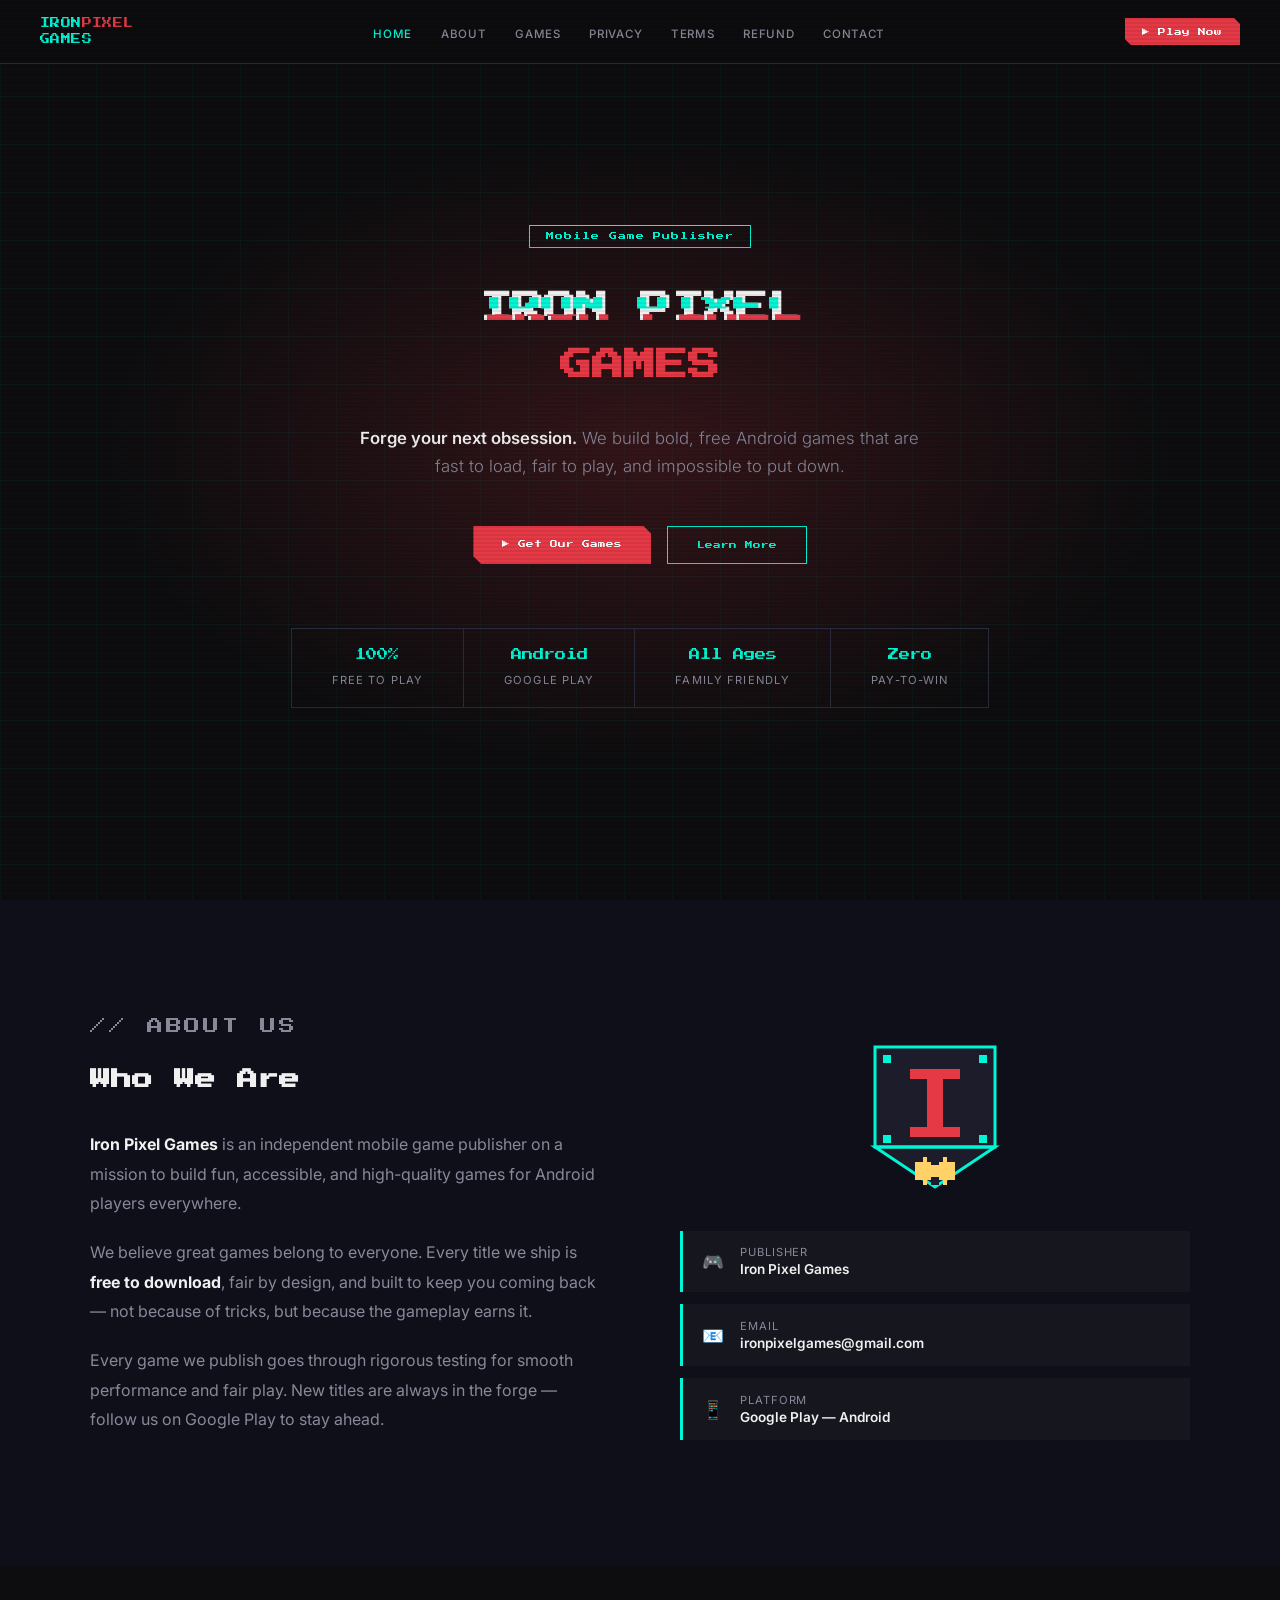
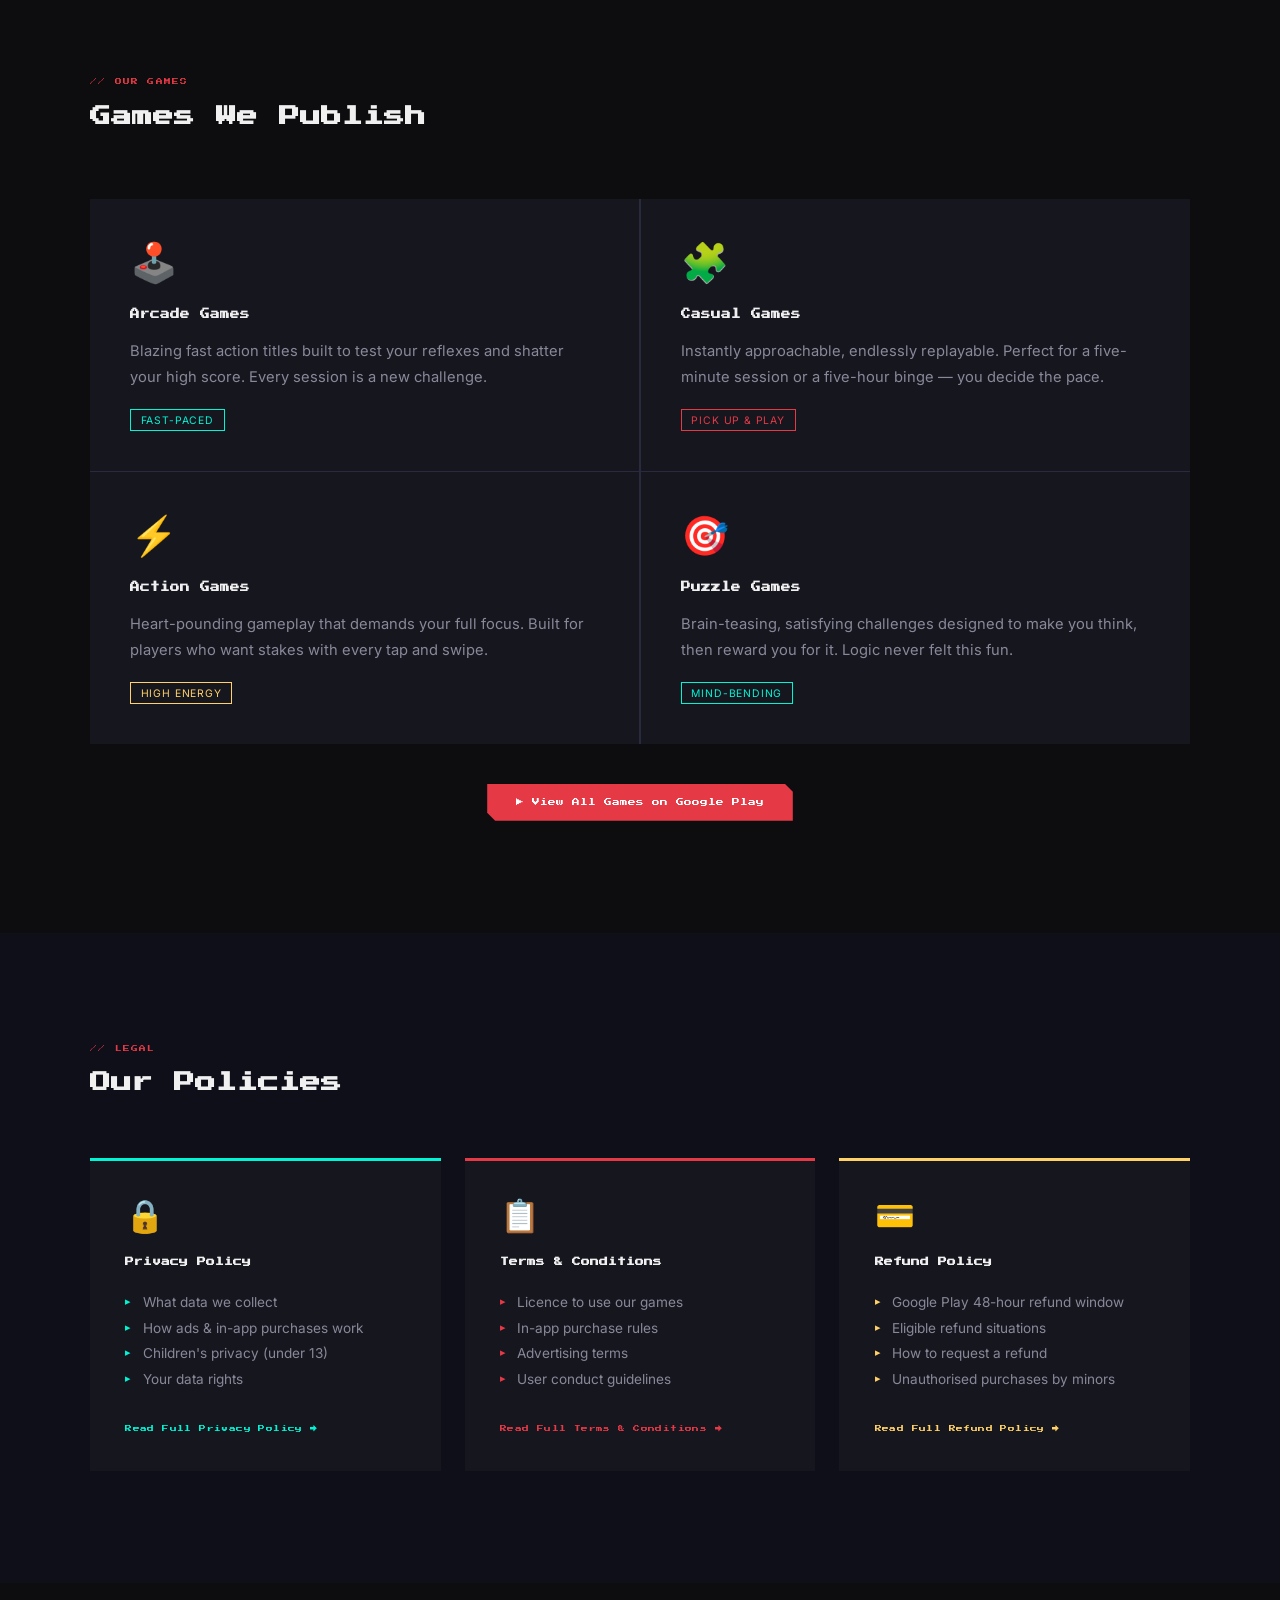
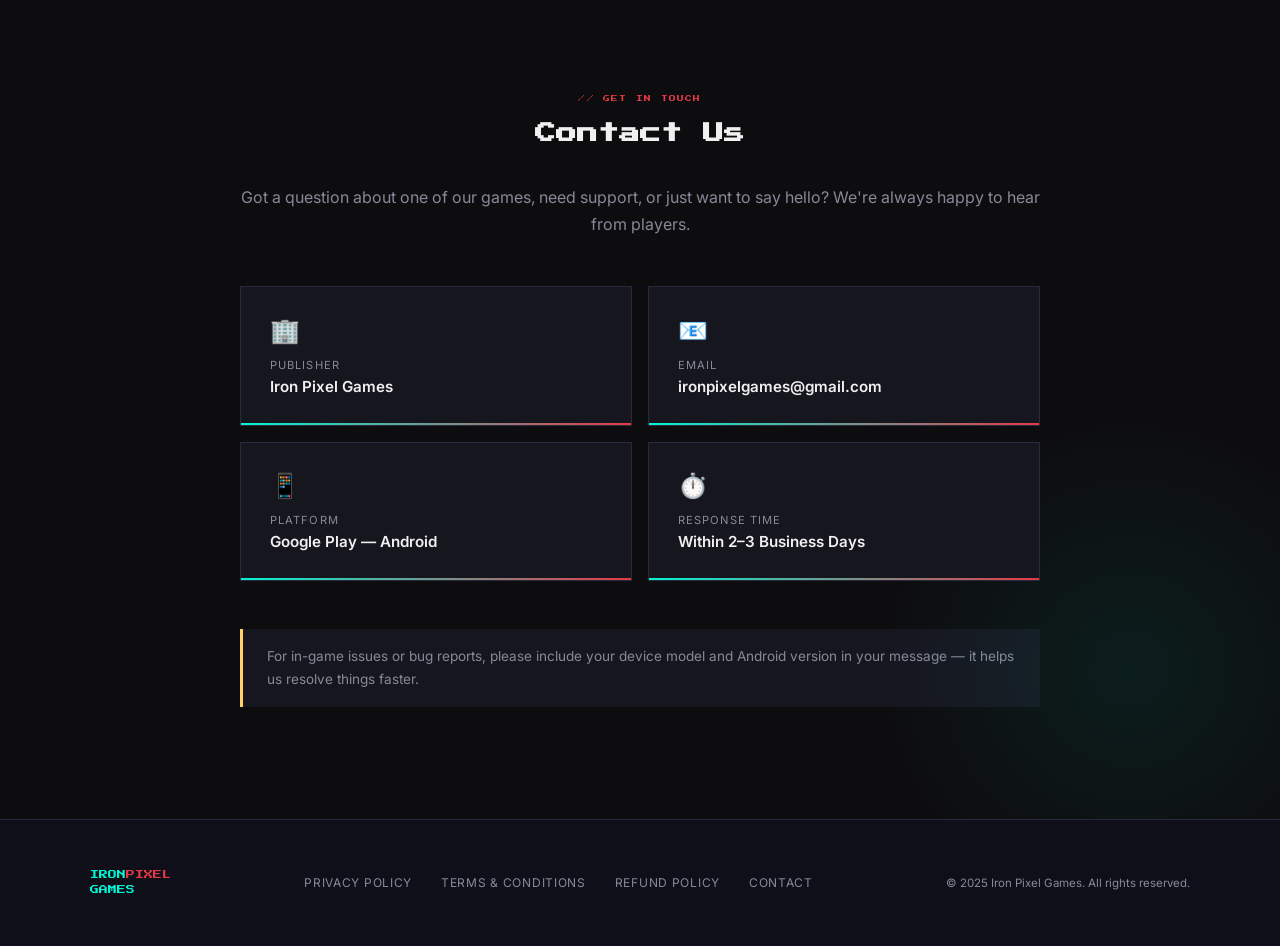
<file: index.html>
<!DOCTYPE html>
<html lang="en">
<head>
  <meta charset="UTF-8" />
  <meta name="viewport" content="width=device-width, initial-scale=1.0" />
  <title>Iron Pixel Games – Mobile Game Publisher</title>
  <link rel="preconnect" href="https://fonts.googleapis.com" />
  <link rel="preconnect" href="https://fonts.gstatic.com" crossorigin />
  <link href="https://fonts.googleapis.com/css2?family=Press+Start+2P&family=Inter:wght@300;400;500;600;700&display=swap" rel="stylesheet" />
  <link rel="stylesheet" href="style.css" />
  <style>
    /* ── SCANLINE ── */
    body::before {
      content: '';
      position: fixed;
      inset: 0;
      background: repeating-linear-gradient(
        to bottom,
        transparent 0px, transparent 2px,
        rgba(0,0,0,0.07) 2px, rgba(0,0,0,0.07) 4px
      );
      pointer-events: none;
      z-index: 9999;
    }

    /* ── HERO ── */
    #home {
      min-height: 100vh;
      display: flex;
      flex-direction: column;
      align-items: center;
      justify-content: center;
      position: relative;
      padding: 6rem 2rem 4rem;
      text-align: center;
      overflow: hidden;
    }
    #home::before {
      content: '';
      position: absolute;
      inset: 0;
      background-image:
        linear-gradient(rgba(0,245,212,0.04) 1px, transparent 1px),
        linear-gradient(90deg, rgba(0,245,212,0.04) 1px, transparent 1px);
      background-size: 48px 48px;
    }
    #home::after {
      content: '';
      position: absolute;
      inset: 0;
      background: radial-gradient(ellipse 60% 50% at 50% 50%, rgba(230,57,70,0.18) 0%, transparent 70%);
    }
    .hero-inner { position: relative; z-index: 2; max-width: 860px; }

    .hero-eyebrow {
      display: inline-block;
      font-family: var(--pixel-font);
      font-size: 0.5rem;
      color: var(--teal);
      letter-spacing: 0.12em;
      margin-bottom: 2rem;
      border: 1px solid var(--teal);
      padding: 0.4rem 1rem;
    }
    .hero-title {
      font-family: var(--pixel-font);
      font-size: clamp(1rem, 4vw, 2rem);
      line-height: 1.8;
      color: var(--white);
      margin-bottom: 0.6rem;
    }
    .hero-title .accent-red  { color: var(--red); }

    /* glitch */
    .glitch { position: relative; display: inline-block; }
    .glitch::before, .glitch::after {
      content: attr(data-text);
      position: absolute;
      top: 0; left: 0;
      width: 100%;
    }
    .glitch::before {
      color: var(--teal);
      clip-path: polygon(0 30%, 100% 30%, 100% 50%, 0 50%);
      transform: translateX(-3px);
      animation: glitch1 3.5s infinite linear;
    }
    .glitch::after {
      color: var(--red);
      clip-path: polygon(0 60%, 100% 60%, 100% 80%, 0 80%);
      transform: translateX(3px);
      animation: glitch2 3.5s infinite linear;
    }
    @keyframes glitch1 {
      0%, 88%, 100% { transform: translateX(-3px); opacity: 1; }
      90% { transform: translateX(4px) skewX(-2deg); opacity: 0.8; }
      92% { transform: translateX(-2px); opacity: 1; }
    }
    @keyframes glitch2 {
      0%, 88%, 100% { transform: translateX(3px); opacity: 1; }
      90% { transform: translateX(-4px) skewX(2deg); opacity: 0.8; }
      92% { transform: translateX(2px); opacity: 1; }
    }

    .hero-sub {
      font-size: 1.05rem;
      color: var(--muted);
      max-width: 580px;
      margin: 1.8rem auto 2.8rem;
      line-height: 1.7;
      font-weight: 300;
    }
    .hero-sub strong { color: var(--white); font-weight: 600; }

    .hero-btns { display: flex; gap: 1rem; justify-content: center; flex-wrap: wrap; }

    .btn-secondary {
      font-family: var(--pixel-font);
      font-size: 0.48rem;
      padding: 0.9rem 1.8rem;
      background: transparent;
      color: var(--teal);
      text-decoration: none;
      border: 1px solid var(--teal);
      transition: background 0.2s, transform 0.15s;
      display: inline-block;
    }
    .btn-secondary:hover { background: rgba(0,245,212,0.1); transform: translateY(-2px); }

    .hero-stats {
      display: flex;
      gap: 0;
      justify-content: center;
      margin-top: 4rem;
      flex-wrap: wrap;
      border: 1px solid var(--border);
    }
    .stat { padding: 1.2rem 2.5rem; border-right: 1px solid var(--border); text-align: center; }
    .stat:last-child { border-right: none; }
    .stat-val { font-family: var(--pixel-font); font-size: 0.7rem; color: var(--teal); display: block; margin-bottom: 0.5rem; }
    .stat-label { font-size: 0.7rem; color: var(--muted); text-transform: uppercase; letter-spacing: 0.1em; }

    /* ── ABOUT ── */
    #about { padding: 7rem 2rem; background: var(--deep-navy); position: relative; }
    .about-grid { max-width: 1100px; margin: 0 auto; display: grid; grid-template-columns: 1fr 1fr; gap: 5rem; align-items: center; }
    .about-text p { font-size: 1rem; color: var(--muted); line-height: 1.85; margin-bottom: 1.2rem; }
    .about-text p strong { color: var(--white); }
    .about-logo-box { display: flex; flex-direction: column; align-items: center; gap: 1.5rem; }
    .pixel-emblem { width: 180px; height: 180px; }
    .pixel-emblem svg { width: 100%; height: 100%; }
    .about-info-cards { display: flex; flex-direction: column; gap: 0.8rem; width: 100%; }
    .info-card { display: flex; align-items: center; gap: 1rem; padding: 0.9rem 1.2rem; background: var(--panel); border-left: 3px solid var(--teal); }
    .info-card-icon { font-size: 1.1rem; }
    .info-card-label { font-size: 0.7rem; color: var(--muted); text-transform: uppercase; letter-spacing: 0.08em; margin-bottom: 0.15rem; }
    .info-card-val { font-size: 0.85rem; color: var(--white); font-weight: 600; }

    /* ── GAMES ── */
    #games { padding: 7rem 2rem; background: var(--black); }
    .games-header { max-width: 1100px; margin: 0 auto 4rem; }
    .games-grid { max-width: 1100px; margin: 0 auto; display: grid; grid-template-columns: repeat(2,1fr); gap: 1.5px; background: var(--border); }
    .game-card { background: var(--panel); padding: 2.5rem; position: relative; overflow: hidden; transition: background 0.25s; }
    .game-card::before { content:''; position:absolute; top:0; left:0; width:3px; height:0; background:var(--teal); transition:height 0.35s ease; }
    .game-card:hover { background: var(--panel2); }
    .game-card:hover::before { height: 100%; }
    .game-card:nth-child(2)::before { background: var(--red); }
    .game-card:nth-child(3)::before { background: var(--gold); }
    .game-card:nth-child(4)::before { background: var(--teal); }
    .game-icon { font-size: 2.4rem; margin-bottom: 1.2rem; display: block; }
    .game-card h3 { font-family: var(--pixel-font); font-size: 0.6rem; color: var(--white); margin-bottom: 1rem; line-height: 1.8; }
    .game-card p { font-size: 0.92rem; color: var(--muted); line-height: 1.75; }
    .game-tag { display: inline-block; margin-top: 1.2rem; font-size: 0.65rem; color: var(--teal); border: 1px solid currentColor; padding: 0.2rem 0.6rem; letter-spacing: 0.08em; text-transform: uppercase; }
    .game-card:nth-child(2) .game-tag { color: var(--red); }
    .game-card:nth-child(3) .game-tag { color: var(--gold); }
    .games-cta { max-width: 1100px; margin: 2.5rem auto 0; text-align: center; }

    /* ── POLICIES ── */
    #policies { padding: 7rem 2rem; background: var(--deep-navy); }
    .policies-inner { max-width: 1100px; margin: 0 auto; }
    .policies-grid { display: grid; grid-template-columns: repeat(3,1fr); gap: 1.5rem; margin-top: 3.5rem; }
    .policy-card { background: var(--panel); padding: 2.2rem; border-top: 3px solid var(--border); position: relative; transition: border-color 0.2s, transform 0.2s; }
    .policy-card:nth-child(1) { border-top-color: var(--teal); }
    .policy-card:nth-child(2) { border-top-color: var(--red); }
    .policy-card:nth-child(3) { border-top-color: var(--gold); }
    .policy-card:hover { transform: translateY(-4px); }
    .policy-icon { font-size: 2rem; margin-bottom: 1.2rem; display: block; }
    .policy-card h3 { font-family: var(--pixel-font); font-size: 0.55rem; color: var(--white); margin-bottom: 1.2rem; line-height: 1.8; }
    .policy-card ul { list-style: none; margin-bottom: 1.5rem; }
    .policy-card ul li { font-size: 0.85rem; color: var(--muted); padding: 0.3rem 0 0.3rem 1.1rem; position: relative; }
    .policy-card ul li::before { content:'▸'; position:absolute; left:0; color:var(--teal); font-size:0.7rem; }
    .policy-card:nth-child(2) ul li::before { color: var(--red); }
    .policy-card:nth-child(3) ul li::before { color: var(--gold); }
    .policy-link { font-family: var(--pixel-font); font-size: 0.42rem; color: var(--teal); text-decoration: none; letter-spacing: 0.06em; transition: color 0.2s; }
    .policy-link:hover { color: var(--white); }
    .policy-card:nth-child(2) .policy-link { color: var(--red); }
    .policy-card:nth-child(3) .policy-link { color: var(--gold); }

    /* ── CONTACT ── */
    #contact { padding: 7rem 2rem; background: var(--black); position: relative; overflow: hidden; }
    #contact::before { content:''; position:absolute; bottom:-100px; right:-100px; width:500px; height:500px; background:radial-gradient(circle, rgba(0,245,212,0.07) 0%, transparent 70%); }
    .contact-inner { max-width: 800px; margin: 0 auto; text-align: center; }
    .contact-cards { display: grid; grid-template-columns: repeat(2,1fr); gap: 1rem; margin: 3rem 0; }
    .contact-card { background: var(--panel); padding: 1.8rem; border: 1px solid var(--border); text-align: left; position: relative; overflow: hidden; }
    .contact-card::after { content:''; position:absolute; bottom:0; left:0; right:0; height:2px; background:linear-gradient(90deg, var(--teal), var(--red)); }
    .contact-card-icon { font-size: 1.5rem; margin-bottom: 0.8rem; display: block; }
    .contact-card-label { font-size: 0.7rem; color: var(--muted); text-transform: uppercase; letter-spacing: 0.1em; margin-bottom: 0.3rem; }
    .contact-card-val { font-size: 0.95rem; color: var(--white); font-weight: 600; }
    .contact-note { font-size: 0.85rem; color: var(--muted); line-height: 1.7; background: var(--panel); border-left: 3px solid var(--gold); padding: 1rem 1.5rem; text-align: left; }

    @media (max-width: 768px) {
      .about-grid { grid-template-columns: 1fr; gap: 3rem; }
      .games-grid { grid-template-columns: 1fr; }
      .policies-grid { grid-template-columns: 1fr; }
      .contact-cards { grid-template-columns: 1fr; }
      .hero-stats { flex-direction: column; border: none; gap: 0.5rem; }
      .stat { border-right: none; border: 1px solid var(--border); }
    }
    @media (prefers-reduced-motion: reduce) {
      .glitch::before, .glitch::after { animation: none; }
    }
  </style>
</head>
<body>

<!-- NAV -->
<nav>
  <a href="index.html" class="nav-logo">IRON<span>PIXEL</span><br>GAMES</a>
  <ul>
    <li><a href="#home" class="active">Home</a></li>
    <li><a href="#about">About</a></li>
    <li><a href="#games">Games</a></li>
    <li><a href="privacy-policy.html">Privacy</a></li>
    <li><a href="terms.html">Terms</a></li>
    <li><a href="refund-policy.html">Refund</a></li>
    <li><a href="#contact">Contact</a></li>
  </ul>
  <a href="https://play.google.com/store" class="nav-cta">▶ Play Now</a>
</nav>

<!-- HERO -->
<section id="home">
  <div class="hero-inner">
    <span class="hero-eyebrow">Mobile Game Publisher</span>
    <h1 class="hero-title">
      <span class="glitch" data-text="IRON PIXEL">IRON PIXEL</span><br>
      <span class="accent-red">GAMES</span>
    </h1>
    <p class="hero-sub">
      <strong>Forge your next obsession.</strong> We build bold, free Android games that are fast to load, fair to play, and impossible to put down.
    </p>
    <div class="hero-btns">
      <a href="https://play.google.com/store" class="btn-primary">▶ Get Our Games</a>
      <a href="#about" class="btn-secondary">Learn More</a>
    </div>
    <div class="hero-stats">
      <div class="stat"><span class="stat-val">100%</span><span class="stat-label">Free to Play</span></div>
      <div class="stat"><span class="stat-val">Android</span><span class="stat-label">Google Play</span></div>
      <div class="stat"><span class="stat-val">All Ages</span><span class="stat-label">Family Friendly</span></div>
      <div class="stat"><span class="stat-val">Zero</span><span class="stat-label">Pay-to-Win</span></div>
    </div>
  </div>
</section>

<!-- ABOUT -->
<section id="about">
  <div class="about-grid">
    <div class="about-text">
      <p class="section-label">// About Us</p>
      <h2 class="section-title">Who We Are</h2>
      <p><strong>Iron Pixel Games</strong> is an independent mobile game publisher on a mission to build fun, accessible, and high-quality games for Android players everywhere.</p>
      <p>We believe great games belong to everyone. Every title we ship is <strong>free to download</strong>, fair by design, and built to keep you coming back — not because of tricks, but because the gameplay earns it.</p>
      <p>Every game we publish goes through rigorous testing for smooth performance and fair play. New titles are always in the forge — follow us on Google Play to stay ahead.</p>
    </div>
    <div class="about-logo-box">
      <div class="pixel-emblem">
        <svg viewBox="0 0 180 180" xmlns="http://www.w3.org/2000/svg">
          <rect x="30" y="20" width="120" height="100" fill="#1c1c2a" rx="0"/>
          <polygon points="30,120 90,160 150,120" fill="#1c1c2a"/>
          <rect x="30" y="20" width="120" height="100" fill="none" stroke="#00f5d4" stroke-width="3"/>
          <polygon points="30,120 90,160 150,120" fill="none" stroke="#00f5d4" stroke-width="3"/>
          <rect x="65" y="42" width="50" height="10" fill="#e63946"/>
          <rect x="82" y="52" width="16" height="48" fill="#e63946"/>
          <rect x="65" y="100" width="50" height="10" fill="#e63946"/>
          <rect x="38" y="28" width="8" height="8" fill="#00f5d4"/>
          <rect x="134" y="28" width="8" height="8" fill="#00f5d4"/>
          <rect x="38" y="108" width="8" height="8" fill="#00f5d4"/>
          <rect x="134" y="108" width="8" height="8" fill="#00f5d4"/>
          <rect x="70" y="135" width="40" height="18" fill="#ffd166" rx="0"/>
          <rect x="78" y="130" width="4" height="28" fill="#ffd166"/>
          <rect x="98" y="130" width="4" height="28" fill="#ffd166"/>
          <rect x="86" y="130" width="8" height="8" fill="#1c1c2a"/>
          <rect x="86" y="150" width="8" height="8" fill="#1c1c2a"/>
        </svg>
      </div>
      <div class="about-info-cards">
        <div class="info-card"><span class="info-card-icon">🎮</span><div><div class="info-card-label">Publisher</div><div class="info-card-val">Iron Pixel Games</div></div></div>
        <div class="info-card"><span class="info-card-icon">📧</span><div><div class="info-card-label">Email</div><div class="info-card-val">ironpixelgames@gmail.com</div></div></div>
        <div class="info-card"><span class="info-card-icon">📱</span><div><div class="info-card-label">Platform</div><div class="info-card-val">Google Play — Android</div></div></div>
      </div>
    </div>
  </div>
</section>

<!-- GAMES -->
<section id="games">
  <div class="games-header">
    <p class="section-label">// Our Games</p>
    <h2 class="section-title">Games We Publish</h2>
  </div>
  <div class="games-grid">
    <div class="game-card">
      <span class="game-icon">🕹️</span>
      <h3>Arcade Games</h3>
      <p>Blazing fast action titles built to test your reflexes and shatter your high score. Every session is a new challenge.</p>
      <span class="game-tag">Fast-Paced</span>
    </div>
    <div class="game-card">
      <span class="game-icon">🧩</span>
      <h3>Casual Games</h3>
      <p>Instantly approachable, endlessly replayable. Perfect for a five-minute session or a five-hour binge — you decide the pace.</p>
      <span class="game-tag">Pick Up & Play</span>
    </div>
    <div class="game-card">
      <span class="game-icon">⚡</span>
      <h3>Action Games</h3>
      <p>Heart-pounding gameplay that demands your full focus. Built for players who want stakes with every tap and swipe.</p>
      <span class="game-tag">High Energy</span>
    </div>
    <div class="game-card">
      <span class="game-icon">🎯</span>
      <h3>Puzzle Games</h3>
      <p>Brain-teasing, satisfying challenges designed to make you think, then reward you for it. Logic never felt this fun.</p>
      <span class="game-tag">Mind-Bending</span>
    </div>
  </div>
  <div class="games-cta">
    <a href="https://play.google.com/store/search?q=pub%3A%20Iron%20Pixel%20Games&c=apps" class="btn-primary">▶ View All Games on Google Play</a>
  </div>
</section>

<!-- POLICIES -->
<section id="policies">
  <div class="policies-inner">
    <p class="section-label">// Legal</p>
    <h2 class="section-title">Our Policies</h2>
    <div class="policies-grid">
      <div class="policy-card">
        <span class="policy-icon">🔒</span>
        <h3>Privacy Policy</h3>
        <ul>
          <li>What data we collect</li>
          <li>How ads &amp; in-app purchases work</li>
          <li>Children's privacy (under 13)</li>
          <li>Your data rights</li>
        </ul>
        <a href="privacy-policy.html" class="policy-link">Read Full Privacy Policy →</a>
      </div>
      <div class="policy-card">
        <span class="policy-icon">📋</span>
        <h3>Terms &amp; Conditions</h3>
        <ul>
          <li>Licence to use our games</li>
          <li>In-app purchase rules</li>
          <li>Advertising terms</li>
          <li>User conduct guidelines</li>
        </ul>
        <a href="terms.html" class="policy-link">Read Full Terms &amp; Conditions →</a>
      </div>
      <div class="policy-card">
        <span class="policy-icon">💳</span>
        <h3>Refund Policy</h3>
        <ul>
          <li>Google Play 48-hour refund window</li>
          <li>Eligible refund situations</li>
          <li>How to request a refund</li>
          <li>Unauthorised purchases by minors</li>
        </ul>
        <a href="refund-policy.html" class="policy-link">Read Full Refund Policy →</a>
      </div>
    </div>
  </div>
</section>

<!-- CONTACT -->
<section id="contact">
  <div class="contact-inner">
    <p class="section-label">// Get In Touch</p>
    <h2 class="section-title">Contact Us</h2>
    <p style="color:var(--muted);font-size:1rem;line-height:1.7;margin-bottom:1rem;">Got a question about one of our games, need support, or just want to say hello? We're always happy to hear from players.</p>
    <div class="contact-cards">
      <div class="contact-card"><span class="contact-card-icon">🏢</span><div class="contact-card-label">Publisher</div><div class="contact-card-val">Iron Pixel Games</div></div>
      <div class="contact-card"><span class="contact-card-icon">📧</span><div class="contact-card-label">Email</div><div class="contact-card-val">ironpixelgames@gmail.com</div></div>
      <div class="contact-card"><span class="contact-card-icon">📱</span><div class="contact-card-label">Platform</div><div class="contact-card-val">Google Play — Android</div></div>
      <div class="contact-card"><span class="contact-card-icon">⏱️</span><div class="contact-card-label">Response Time</div><div class="contact-card-val">Within 2–3 Business Days</div></div>
    </div>
    <div class="contact-note">For in-game issues or bug reports, please include your device model and Android version in your message — it helps us resolve things faster.</div>
  </div>
</section>

<!-- FOOTER -->
<footer>
  <div class="footer-inner">
    <a href="index.html" class="footer-logo">IRON<span>PIXEL</span><br>GAMES</a>
    <div class="footer-links">
      <a href="privacy-policy.html">Privacy Policy</a>
      <a href="terms.html">Terms &amp; Conditions</a>
      <a href="refund-policy.html">Refund Policy</a>
      <a href="#contact">Contact</a>
    </div>
    <span class="footer-copy">© 2025 Iron Pixel Games. All rights reserved.</span>
  </div>
</footer>

</body>
</html>
</file>
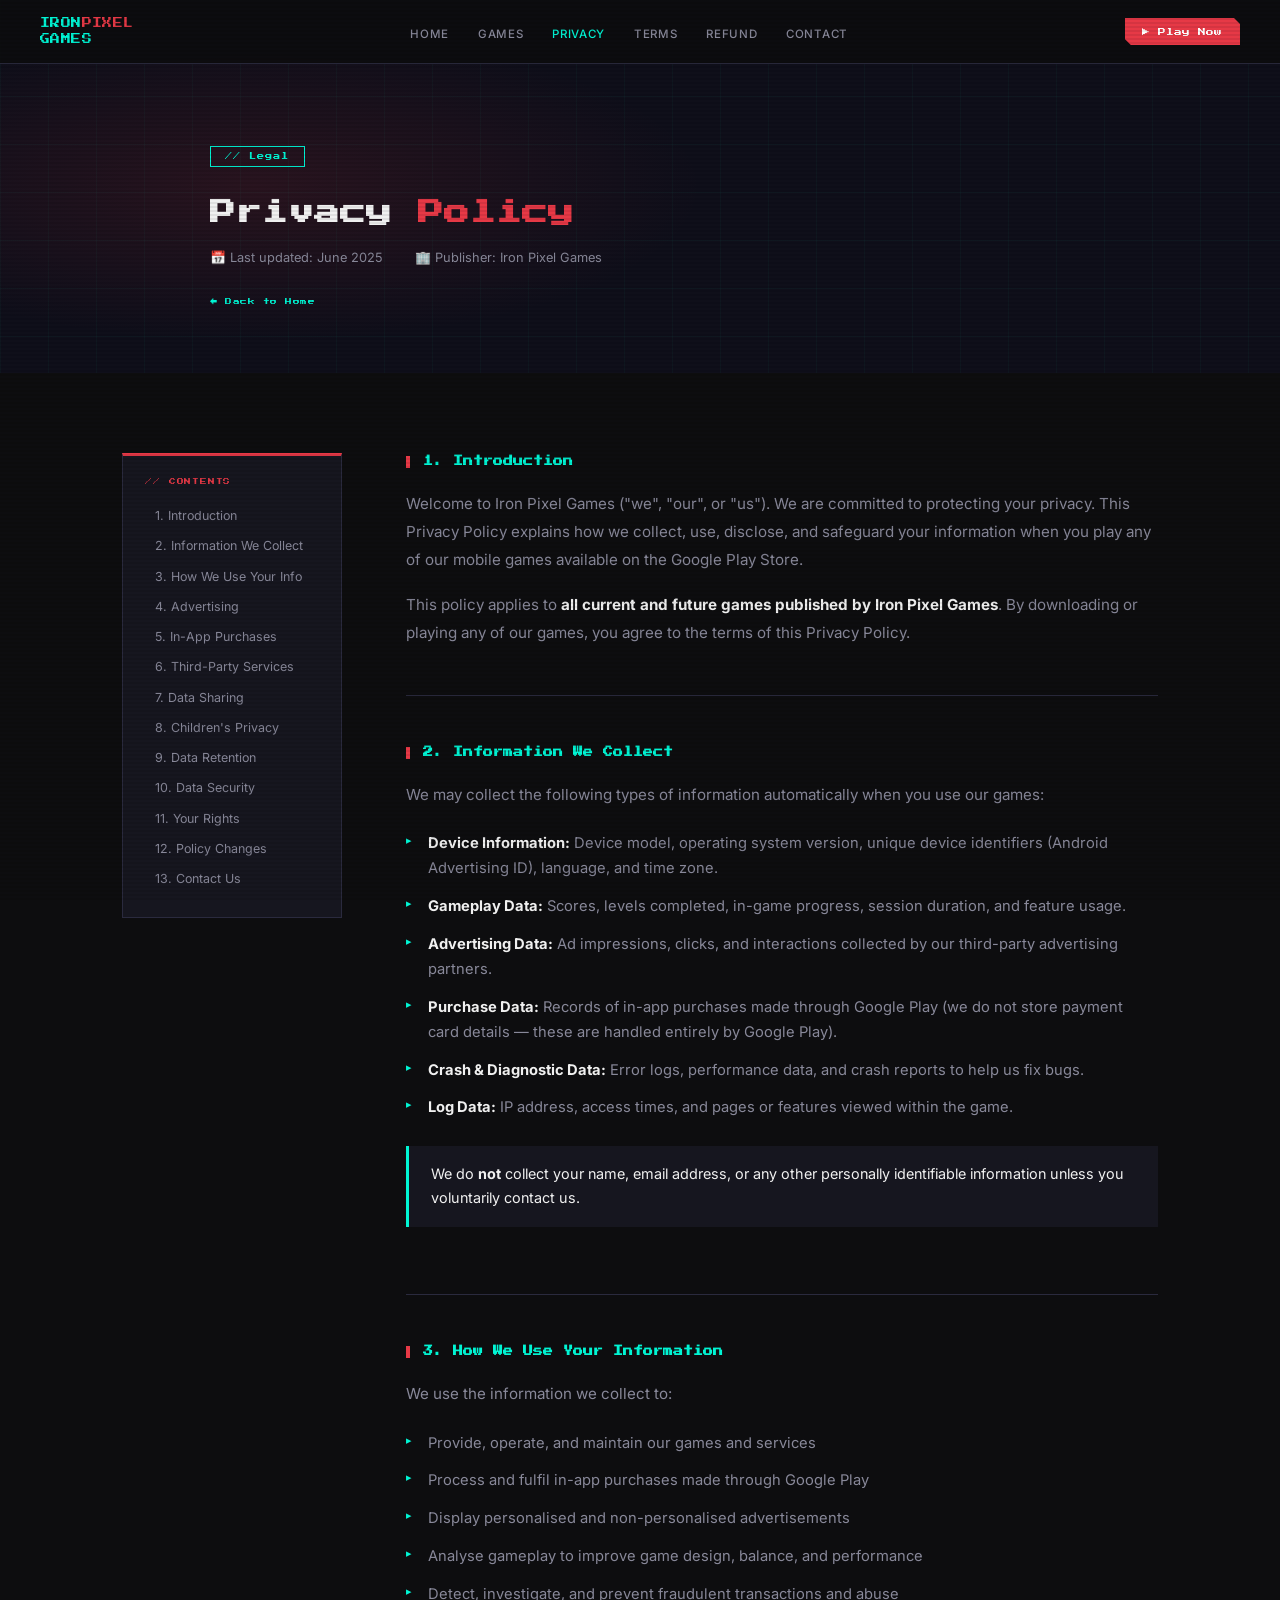
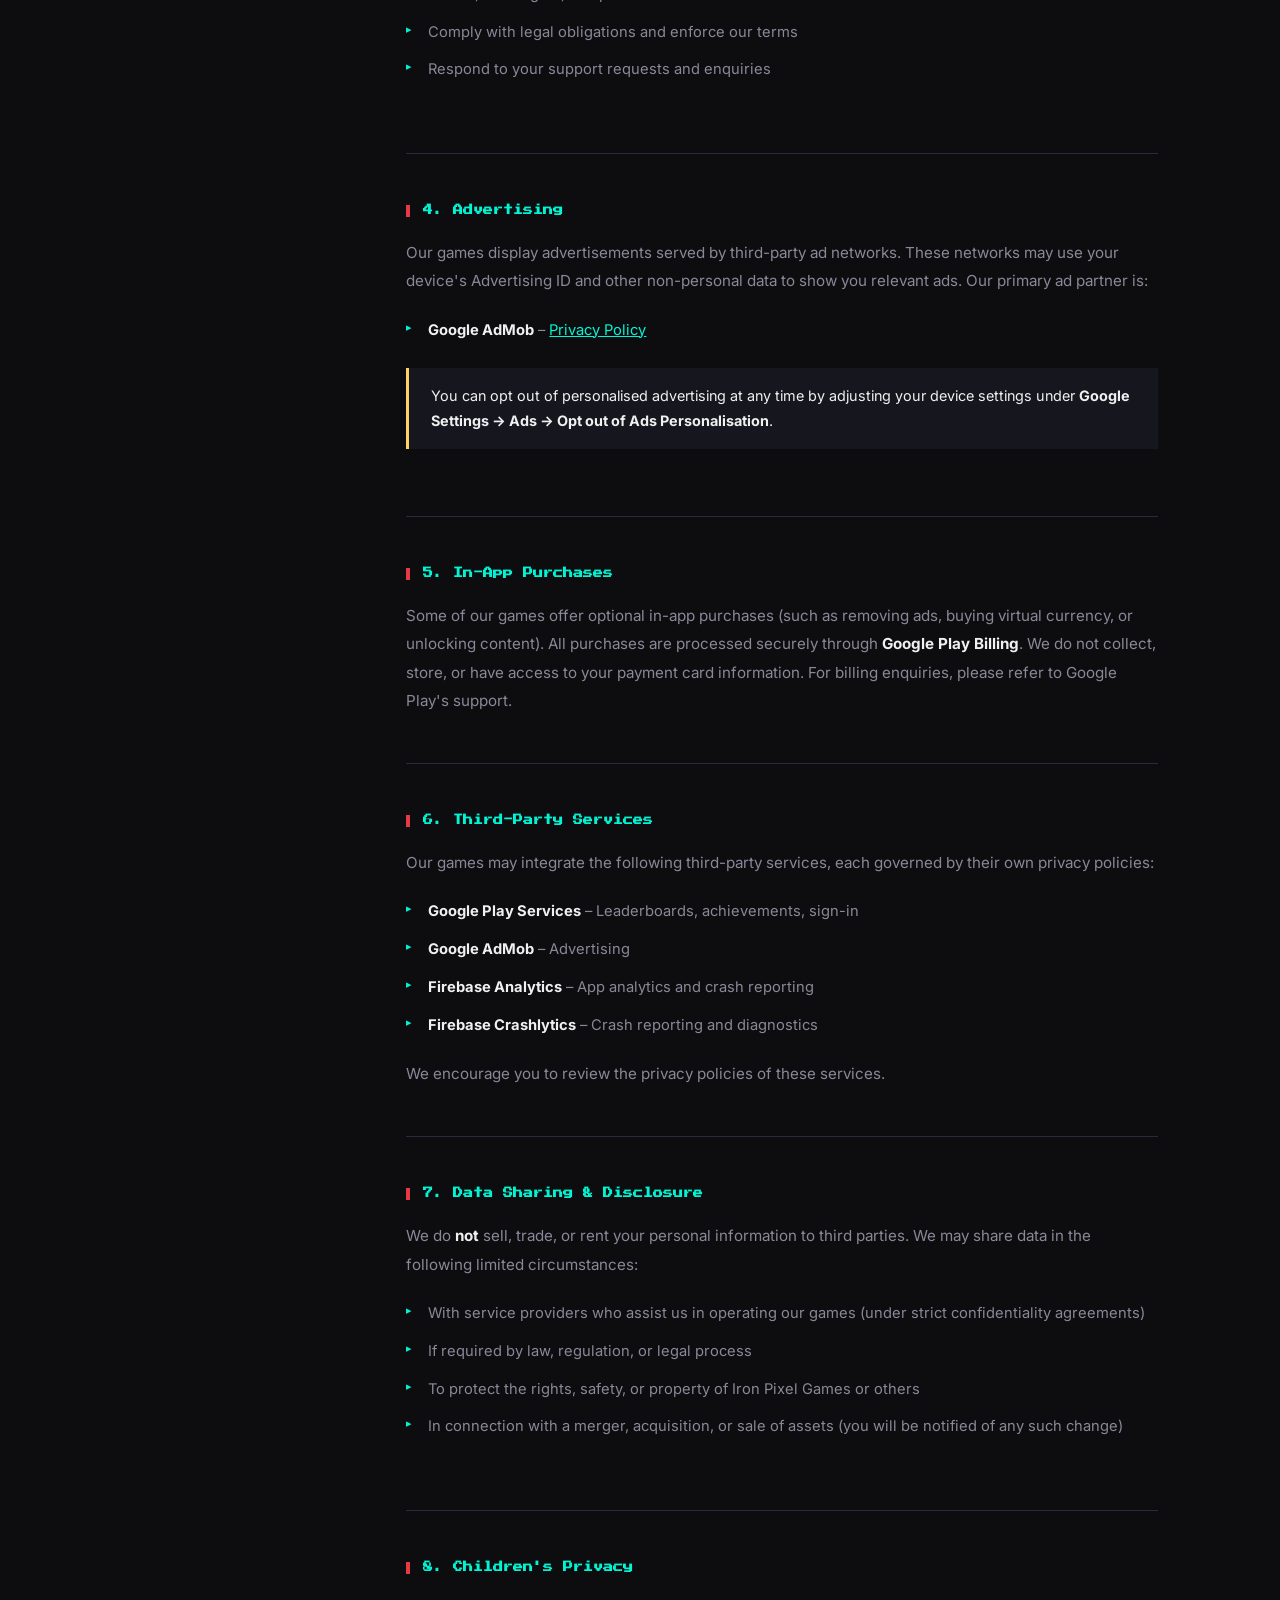
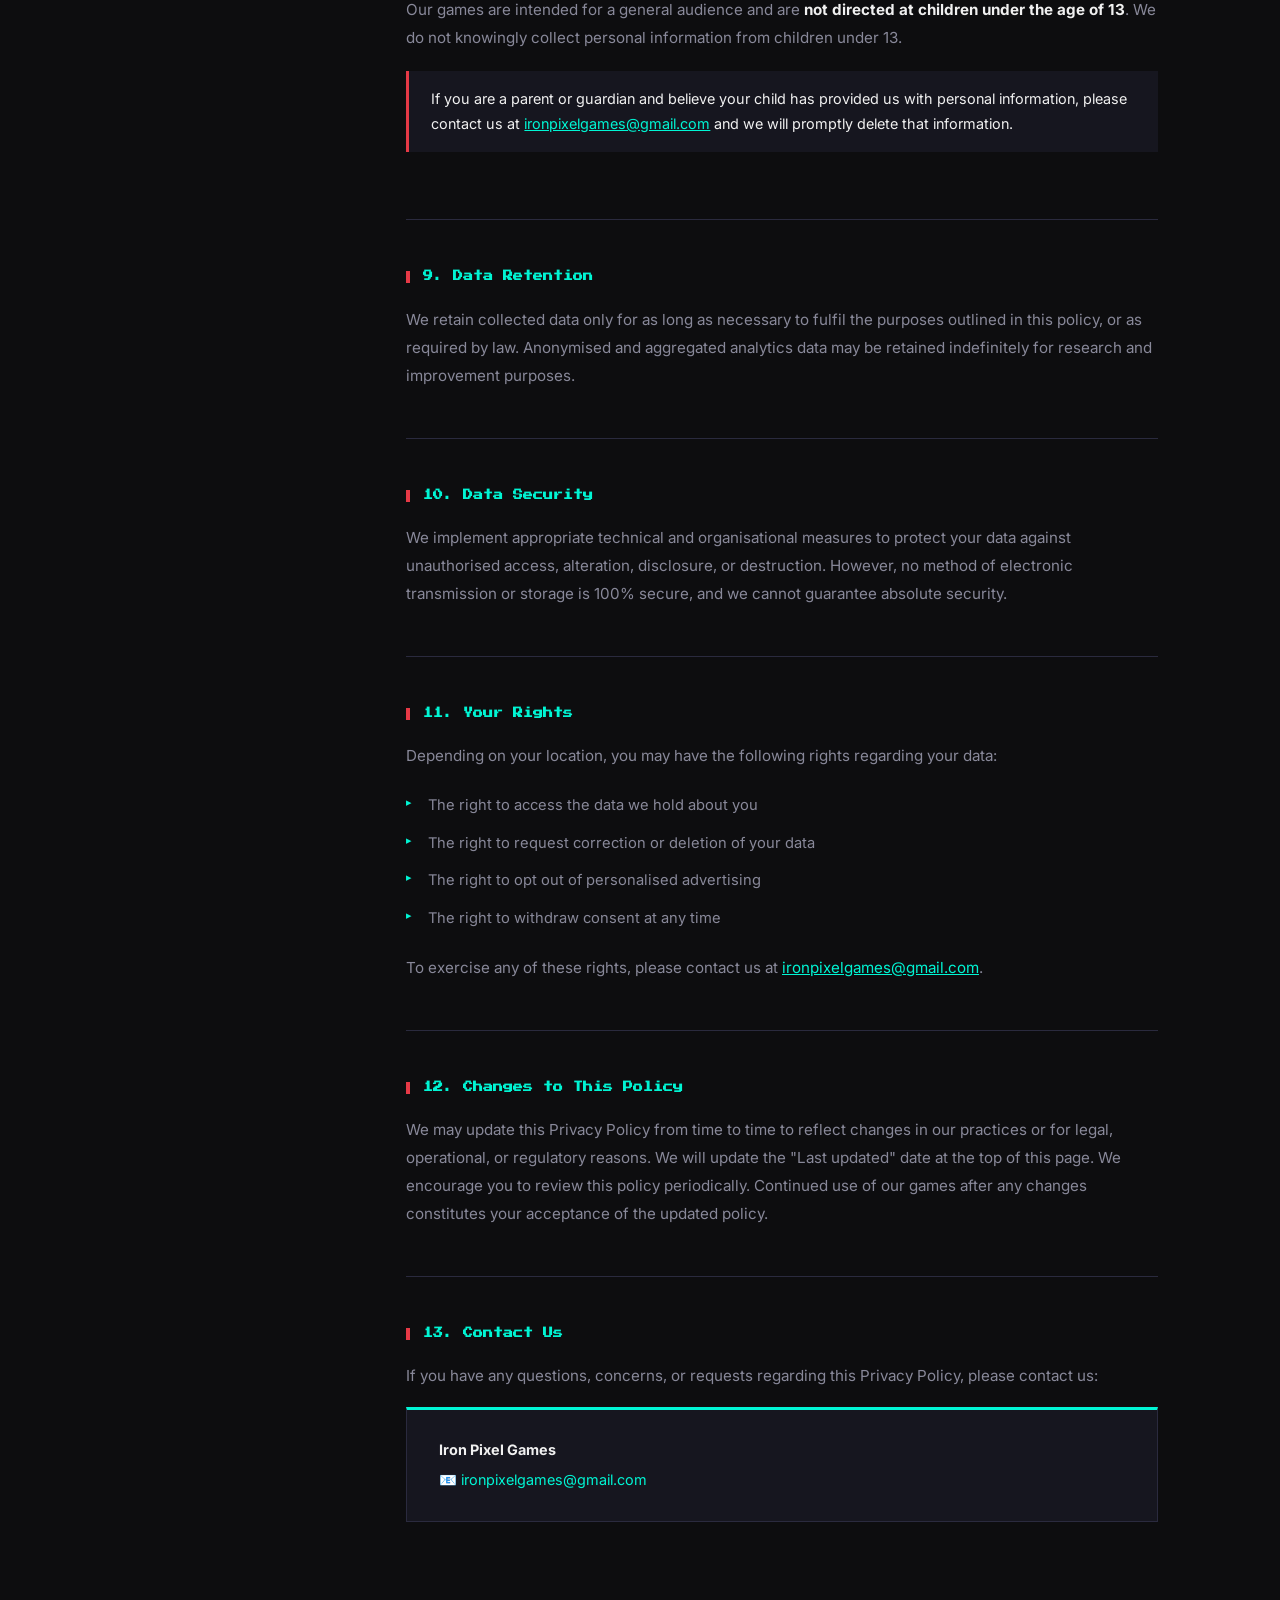
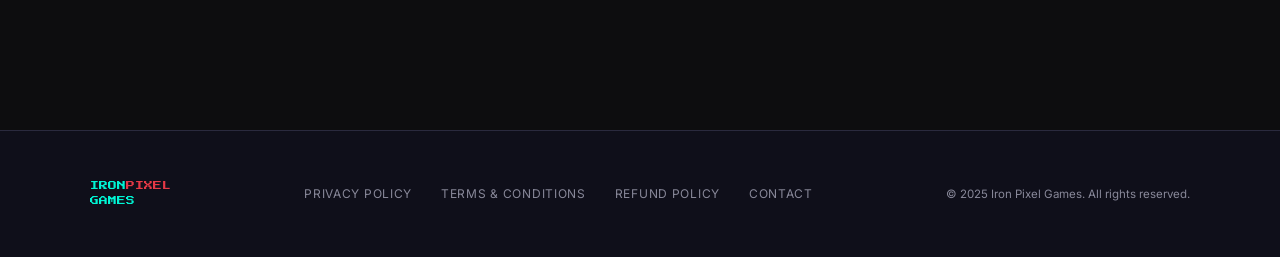
<file: privacy-policy.html>
<!DOCTYPE html>
<html lang="en">
<head>
  <meta charset="UTF-8" />
  <meta name="viewport" content="width=device-width, initial-scale=1.0" />
  <title>Privacy Policy – Iron Pixel Games</title>
  <link rel="preconnect" href="https://fonts.googleapis.com" />
  <link rel="preconnect" href="https://fonts.gstatic.com" crossorigin />
  <link href="https://fonts.googleapis.com/css2?family=Press+Start+2P&family=Inter:wght@300;400;500;600;700&display=swap" rel="stylesheet" />
  <link rel="stylesheet" href="style.css" />
</head>
<body>

<nav>
  <a href="index.html" class="nav-logo">IRON<span>PIXEL</span><br>GAMES</a>
  <ul>
    <li><a href="index.html">Home</a></li>
    <li><a href="index.html#games">Games</a></li>
    <li><a href="privacy-policy.html" class="active">Privacy</a></li>
    <li><a href="terms.html">Terms</a></li>
    <li><a href="refund-policy.html">Refund</a></li>
    <li><a href="index.html#contact">Contact</a></li>
  </ul>
  <a href="https://play.google.com/store" class="nav-cta">▶ Play Now</a>
</nav>

<section class="legal-hero">
  <div class="legal-hero-inner">
    <span class="legal-eyebrow">// Legal</span>
    <h1 class="legal-title">Privacy <span>Policy</span></h1>
    <div class="legal-meta">
      <span>📅 Last updated: June 2025</span>
      <span>🏢 Publisher: Iron Pixel Games</span>
    </div>
    <a href="index.html" class="back-link">← Back to Home</a>
  </div>
</section>

<div class="legal-layout">

  <!-- TOC -->
  <aside class="toc">
    <div class="toc-title">// Contents</div>
    <ul>
      <li><a href="#s1">1. Introduction</a></li>
      <li><a href="#s2">2. Information We Collect</a></li>
      <li><a href="#s3">3. How We Use Your Info</a></li>
      <li><a href="#s4">4. Advertising</a></li>
      <li><a href="#s5">5. In-App Purchases</a></li>
      <li><a href="#s6">6. Third-Party Services</a></li>
      <li><a href="#s7">7. Data Sharing</a></li>
      <li><a href="#s8">8. Children's Privacy</a></li>
      <li><a href="#s9">9. Data Retention</a></li>
      <li><a href="#s10">10. Data Security</a></li>
      <li><a href="#s11">11. Your Rights</a></li>
      <li><a href="#s12">12. Policy Changes</a></li>
      <li><a href="#s13">13. Contact Us</a></li>
    </ul>
  </aside>

  <!-- BODY -->
  <main class="legal-body" style="padding: 0;">

    <div class="legal-section" id="s1">
      <h2>1. Introduction</h2>
      <p>Welcome to Iron Pixel Games ("we", "our", or "us"). We are committed to protecting your privacy. This Privacy Policy explains how we collect, use, disclose, and safeguard your information when you play any of our mobile games available on the Google Play Store.</p>
      <p>This policy applies to <strong>all current and future games published by Iron Pixel Games</strong>. By downloading or playing any of our games, you agree to the terms of this Privacy Policy.</p>
    </div>

    <div class="legal-section" id="s2">
      <h2>2. Information We Collect</h2>
      <p>We may collect the following types of information automatically when you use our games:</p>
      <ul>
        <li><strong>Device Information:</strong> Device model, operating system version, unique device identifiers (Android Advertising ID), language, and time zone.</li>
        <li><strong>Gameplay Data:</strong> Scores, levels completed, in-game progress, session duration, and feature usage.</li>
        <li><strong>Advertising Data:</strong> Ad impressions, clicks, and interactions collected by our third-party advertising partners.</li>
        <li><strong>Purchase Data:</strong> Records of in-app purchases made through Google Play (we do not store payment card details — these are handled entirely by Google Play).</li>
        <li><strong>Crash &amp; Diagnostic Data:</strong> Error logs, performance data, and crash reports to help us fix bugs.</li>
        <li><strong>Log Data:</strong> IP address, access times, and pages or features viewed within the game.</li>
      </ul>
      <div class="legal-highlight info">We do <strong>not</strong> collect your name, email address, or any other personally identifiable information unless you voluntarily contact us.</div>
    </div>

    <div class="legal-section" id="s3">
      <h2>3. How We Use Your Information</h2>
      <p>We use the information we collect to:</p>
      <ul>
        <li>Provide, operate, and maintain our games and services</li>
        <li>Process and fulfil in-app purchases made through Google Play</li>
        <li>Display personalised and non-personalised advertisements</li>
        <li>Analyse gameplay to improve game design, balance, and performance</li>
        <li>Detect, investigate, and prevent fraudulent transactions and abuse</li>
        <li>Comply with legal obligations and enforce our terms</li>
        <li>Respond to your support requests and enquiries</li>
      </ul>
    </div>

    <div class="legal-section" id="s4">
      <h2>4. Advertising</h2>
      <p>Our games display advertisements served by third-party ad networks. These networks may use your device's Advertising ID and other non-personal data to show you relevant ads. Our primary ad partner is:</p>
      <ul>
        <li><strong>Google AdMob</strong> – <a href="https://policies.google.com/privacy" style="color:var(--teal);">Privacy Policy</a></li>
      </ul>
      <div class="legal-highlight">You can opt out of personalised advertising at any time by adjusting your device settings under <strong>Google Settings → Ads → Opt out of Ads Personalisation</strong>.</div>
    </div>

    <div class="legal-section" id="s5">
      <h2>5. In-App Purchases</h2>
      <p>Some of our games offer optional in-app purchases (such as removing ads, buying virtual currency, or unlocking content). All purchases are processed securely through <strong>Google Play Billing</strong>. We do not collect, store, or have access to your payment card information. For billing enquiries, please refer to Google Play's support.</p>
    </div>

    <div class="legal-section" id="s6">
      <h2>6. Third-Party Services</h2>
      <p>Our games may integrate the following third-party services, each governed by their own privacy policies:</p>
      <ul>
        <li><strong>Google Play Services</strong> – Leaderboards, achievements, sign-in</li>
        <li><strong>Google AdMob</strong> – Advertising</li>
        <li><strong>Firebase Analytics</strong> – App analytics and crash reporting</li>
        <li><strong>Firebase Crashlytics</strong> – Crash reporting and diagnostics</li>
      </ul>
      <p>We encourage you to review the privacy policies of these services.</p>
    </div>

    <div class="legal-section" id="s7">
      <h2>7. Data Sharing &amp; Disclosure</h2>
      <p>We do <strong>not</strong> sell, trade, or rent your personal information to third parties. We may share data in the following limited circumstances:</p>
      <ul>
        <li>With service providers who assist us in operating our games (under strict confidentiality agreements)</li>
        <li>If required by law, regulation, or legal process</li>
        <li>To protect the rights, safety, or property of Iron Pixel Games or others</li>
        <li>In connection with a merger, acquisition, or sale of assets (you will be notified of any such change)</li>
      </ul>
    </div>

    <div class="legal-section" id="s8">
      <h2>8. Children's Privacy</h2>
      <p>Our games are intended for a general audience and are <strong>not directed at children under the age of 13</strong>. We do not knowingly collect personal information from children under 13.</p>
      <div class="legal-highlight warn">If you are a parent or guardian and believe your child has provided us with personal information, please contact us at <a href="mailto:ironpixelgames@gmail.com" style="color:var(--teal);">ironpixelgames@gmail.com</a> and we will promptly delete that information.</div>
    </div>

    <div class="legal-section" id="s9">
      <h2>9. Data Retention</h2>
      <p>We retain collected data only for as long as necessary to fulfil the purposes outlined in this policy, or as required by law. Anonymised and aggregated analytics data may be retained indefinitely for research and improvement purposes.</p>
    </div>

    <div class="legal-section" id="s10">
      <h2>10. Data Security</h2>
      <p>We implement appropriate technical and organisational measures to protect your data against unauthorised access, alteration, disclosure, or destruction. However, no method of electronic transmission or storage is 100% secure, and we cannot guarantee absolute security.</p>
    </div>

    <div class="legal-section" id="s11">
      <h2>11. Your Rights</h2>
      <p>Depending on your location, you may have the following rights regarding your data:</p>
      <ul>
        <li>The right to access the data we hold about you</li>
        <li>The right to request correction or deletion of your data</li>
        <li>The right to opt out of personalised advertising</li>
        <li>The right to withdraw consent at any time</li>
      </ul>
      <p>To exercise any of these rights, please contact us at <a href="mailto:ironpixelgames@gmail.com" style="color:var(--teal);">ironpixelgames@gmail.com</a>.</p>
    </div>

    <div class="legal-section" id="s12">
      <h2>12. Changes to This Policy</h2>
      <p>We may update this Privacy Policy from time to time to reflect changes in our practices or for legal, operational, or regulatory reasons. We will update the "Last updated" date at the top of this page. We encourage you to review this policy periodically. Continued use of our games after any changes constitutes your acceptance of the updated policy.</p>
    </div>

    <div class="legal-section" id="s13">
      <h2>13. Contact Us</h2>
      <p>If you have any questions, concerns, or requests regarding this Privacy Policy, please contact us:</p>
      <div class="legal-contact-box">
        <p><strong>Iron Pixel Games</strong>
        📧 <a href="mailto:ironpixelgames@gmail.com">ironpixelgames@gmail.com</a></p>
      </div>
    </div>

  </main>
</div>

<footer>
  <div class="footer-inner">
    <a href="index.html" class="footer-logo">IRON<span>PIXEL</span><br>GAMES</a>
    <div class="footer-links">
      <a href="privacy-policy.html">Privacy Policy</a>
      <a href="terms.html">Terms &amp; Conditions</a>
      <a href="refund-policy.html">Refund Policy</a>
      <a href="index.html#contact">Contact</a>
    </div>
    <span class="footer-copy">© 2025 Iron Pixel Games. All rights reserved.</span>
  </div>
</footer>

</body>
</html>
</file>
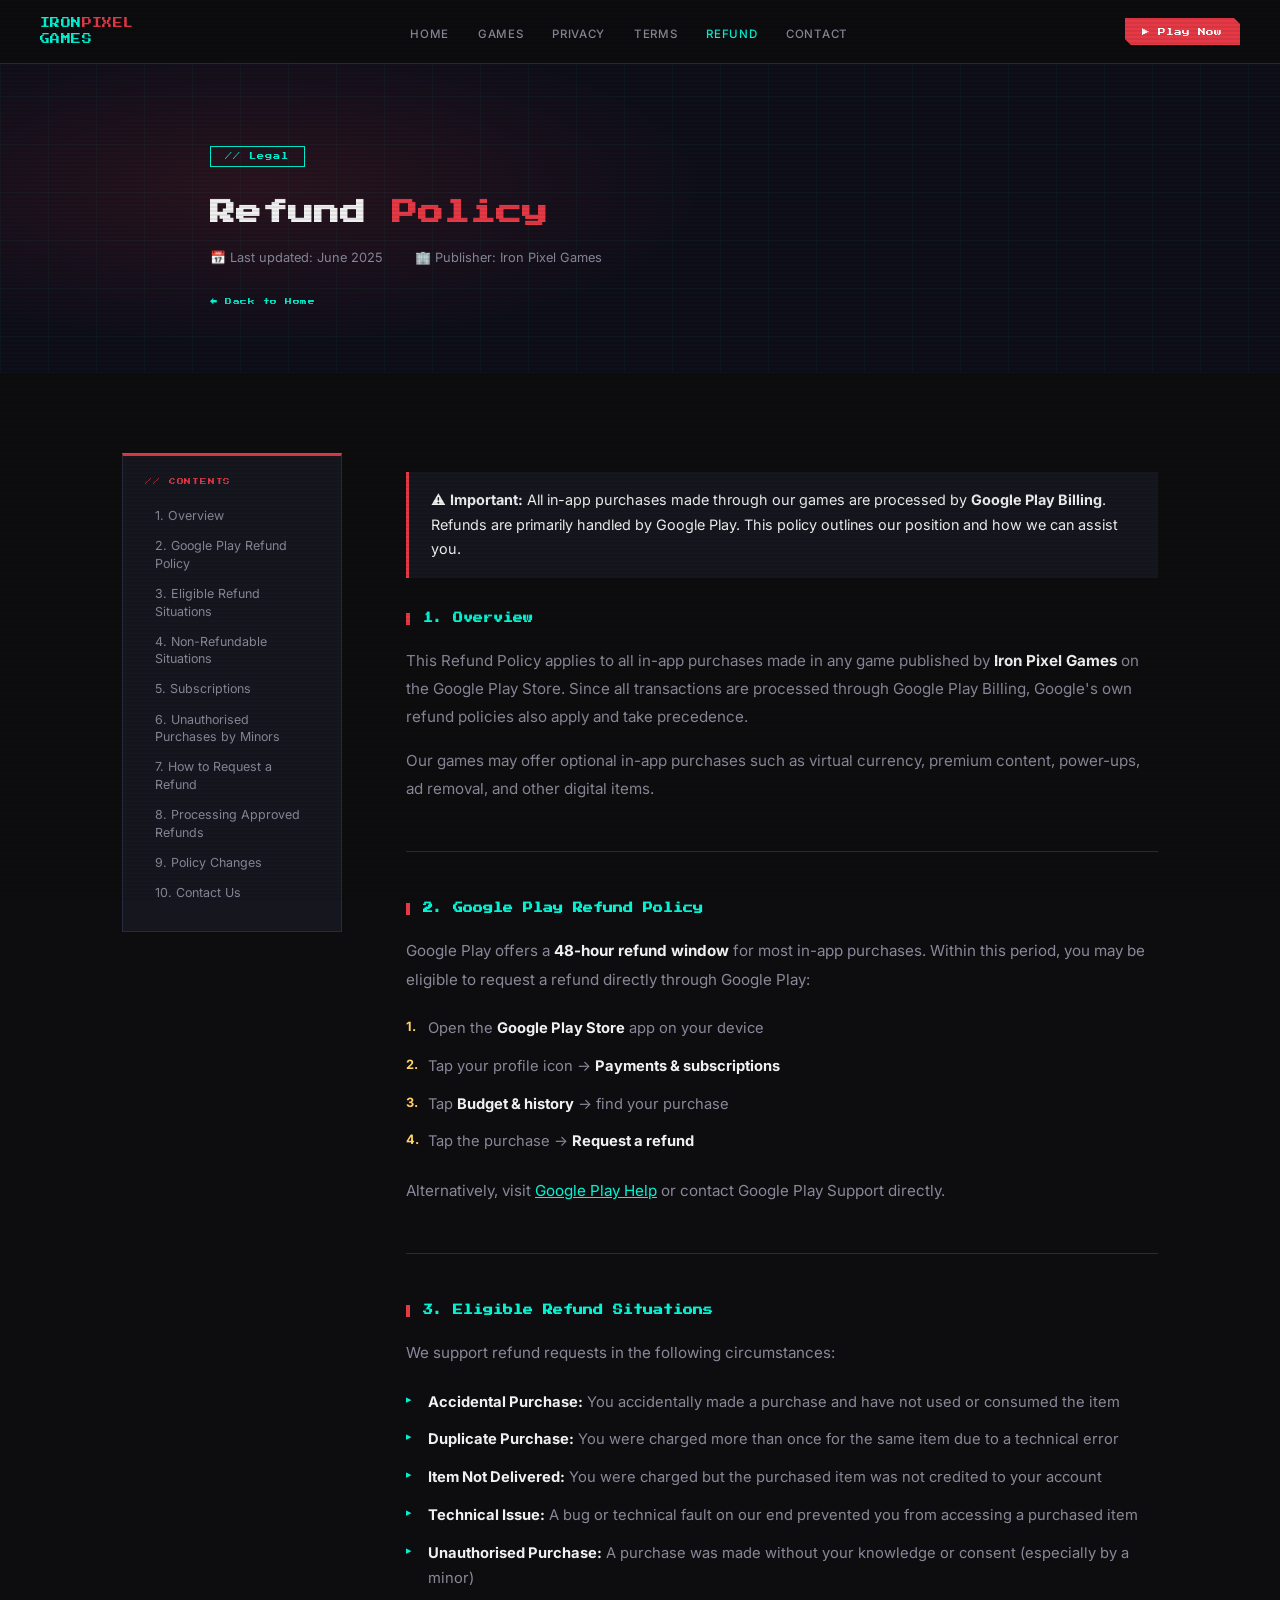
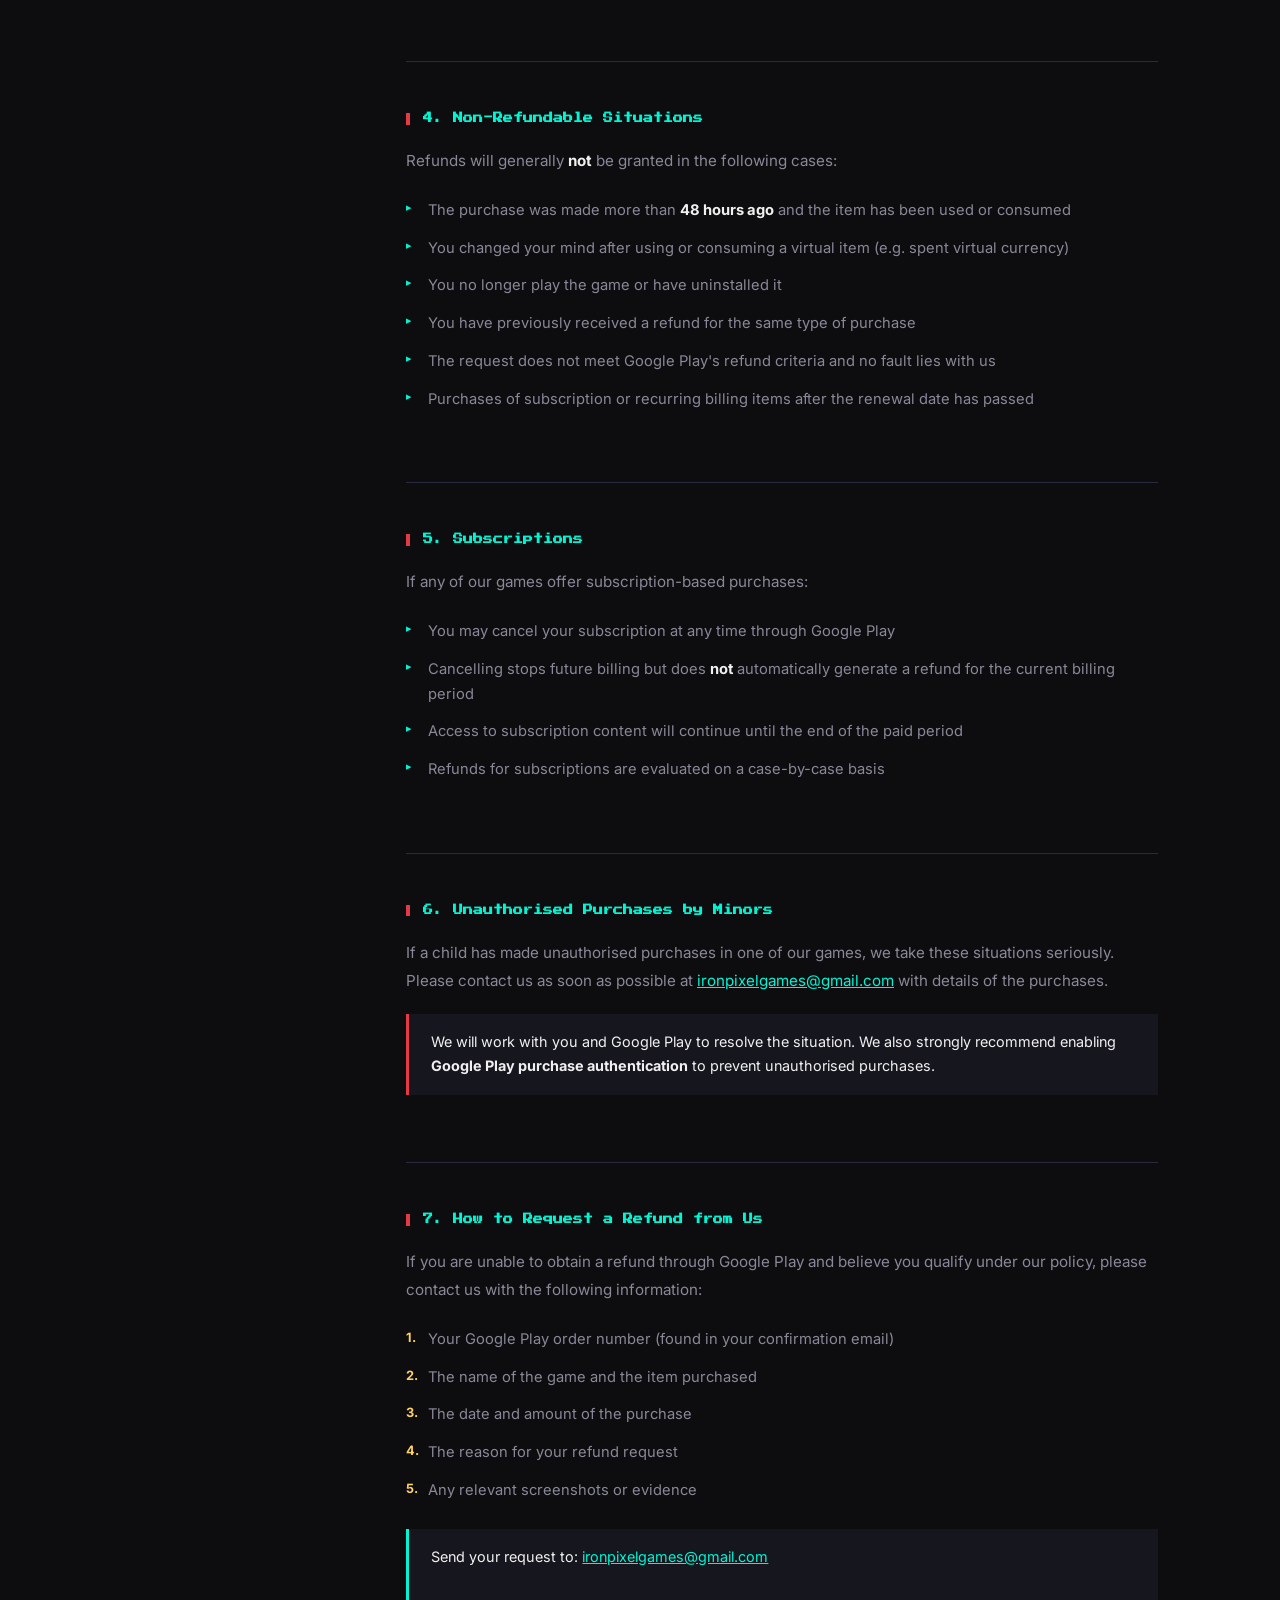
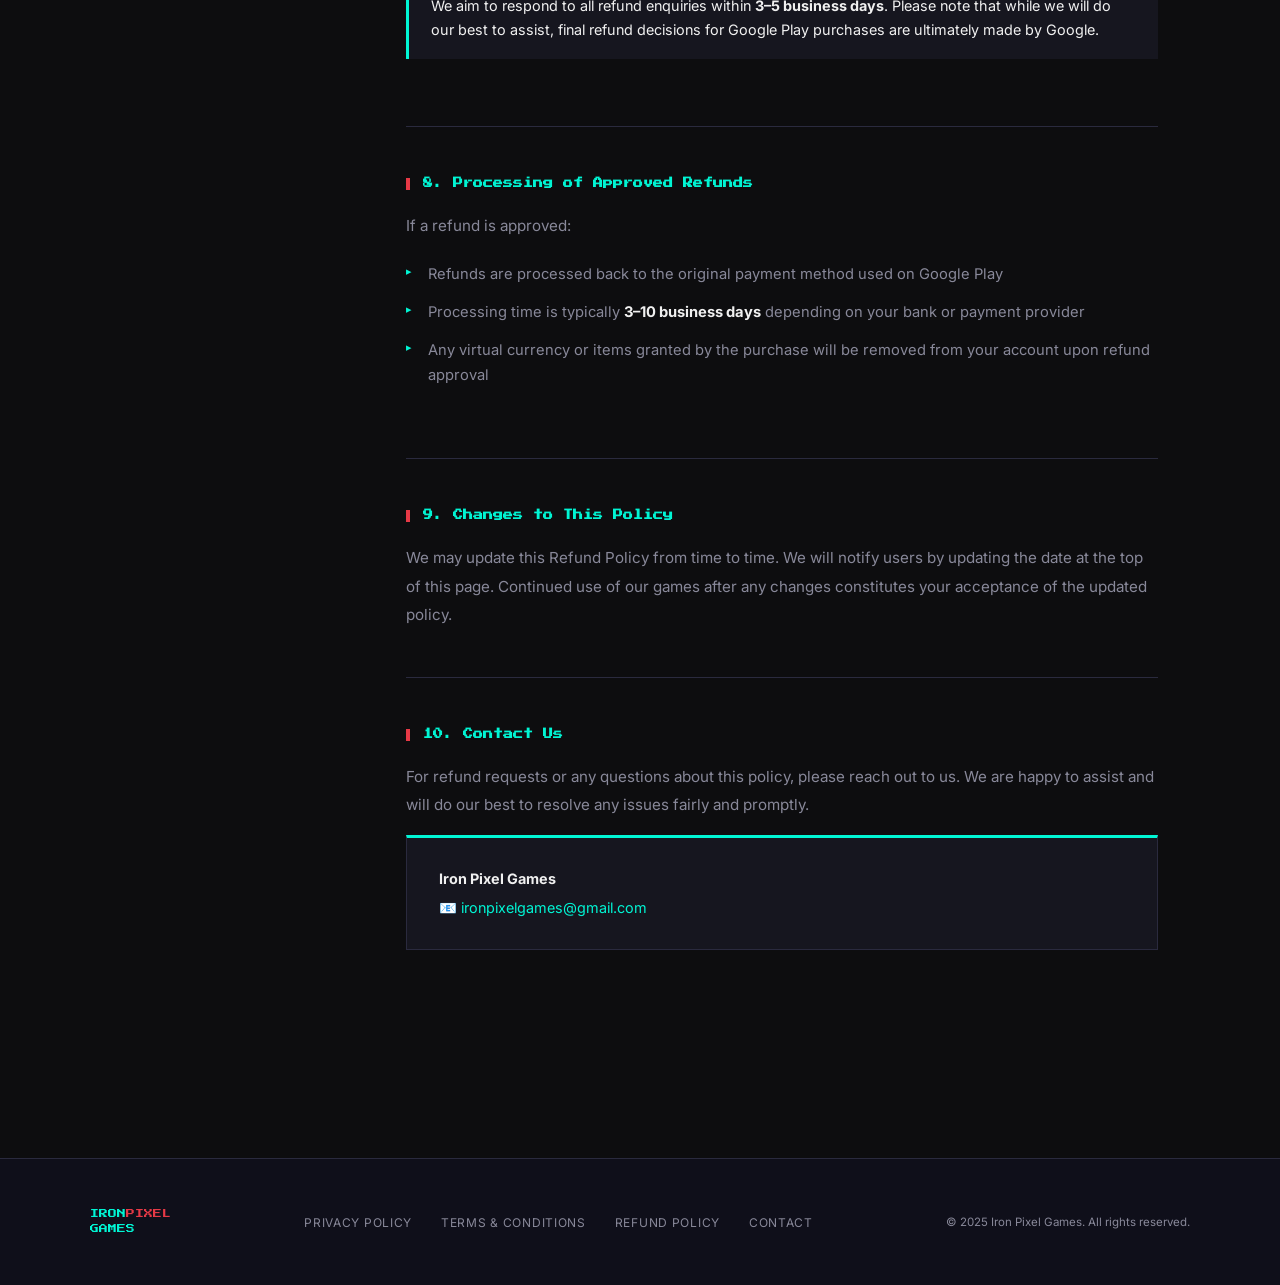
<file: refund-policy.html>
<!DOCTYPE html>
<html lang="en">
<head>
  <meta charset="UTF-8" />
  <meta name="viewport" content="width=device-width, initial-scale=1.0" />
  <title>Refund Policy – Iron Pixel Games</title>
  <link rel="preconnect" href="https://fonts.googleapis.com" />
  <link rel="preconnect" href="https://fonts.gstatic.com" crossorigin />
  <link href="https://fonts.googleapis.com/css2?family=Press+Start+2P&family=Inter:wght@300;400;500;600;700&display=swap" rel="stylesheet" />
  <link rel="stylesheet" href="style.css" />
</head>
<body>

<nav>
  <a href="index.html" class="nav-logo">IRON<span>PIXEL</span><br>GAMES</a>
  <ul>
    <li><a href="index.html">Home</a></li>
    <li><a href="index.html#games">Games</a></li>
    <li><a href="privacy-policy.html">Privacy</a></li>
    <li><a href="terms.html">Terms</a></li>
    <li><a href="refund-policy.html" class="active">Refund</a></li>
    <li><a href="index.html#contact">Contact</a></li>
  </ul>
  <a href="https://play.google.com/store" class="nav-cta">▶ Play Now</a>
</nav>

<section class="legal-hero">
  <div class="legal-hero-inner">
    <span class="legal-eyebrow">// Legal</span>
    <h1 class="legal-title">Refund <span>Policy</span></h1>
    <div class="legal-meta">
      <span>📅 Last updated: June 2025</span>
      <span>🏢 Publisher: Iron Pixel Games</span>
    </div>
    <a href="index.html" class="back-link">← Back to Home</a>
  </div>
</section>

<div class="legal-layout">

  <aside class="toc">
    <div class="toc-title">// Contents</div>
    <ul>
      <li><a href="#s1">1. Overview</a></li>
      <li><a href="#s2">2. Google Play Refund Policy</a></li>
      <li><a href="#s3">3. Eligible Refund Situations</a></li>
      <li><a href="#s4">4. Non-Refundable Situations</a></li>
      <li><a href="#s5">5. Subscriptions</a></li>
      <li><a href="#s6">6. Unauthorised Purchases by Minors</a></li>
      <li><a href="#s7">7. How to Request a Refund</a></li>
      <li><a href="#s8">8. Processing Approved Refunds</a></li>
      <li><a href="#s9">9. Policy Changes</a></li>
      <li><a href="#s10">10. Contact Us</a></li>
    </ul>
  </aside>

  <main class="legal-body" style="padding:0;">

    <div class="legal-highlight warn" style="margin-bottom:2rem;">
      ⚠️ <strong>Important:</strong> All in-app purchases made through our games are processed by <strong>Google Play Billing</strong>. Refunds are primarily handled by Google Play. This policy outlines our position and how we can assist you.
    </div>

    <div class="legal-section" id="s1">
      <h2>1. Overview</h2>
      <p>This Refund Policy applies to all in-app purchases made in any game published by <strong>Iron Pixel Games</strong> on the Google Play Store. Since all transactions are processed through Google Play Billing, Google's own refund policies also apply and take precedence.</p>
      <p>Our games may offer optional in-app purchases such as virtual currency, premium content, power-ups, ad removal, and other digital items.</p>
    </div>

    <div class="legal-section" id="s2">
      <h2>2. Google Play Refund Policy</h2>
      <p>Google Play offers a <strong>48-hour refund window</strong> for most in-app purchases. Within this period, you may be eligible to request a refund directly through Google Play:</p>
      <ol>
        <li>Open the <strong>Google Play Store</strong> app on your device</li>
        <li>Tap your profile icon → <strong>Payments &amp; subscriptions</strong></li>
        <li>Tap <strong>Budget &amp; history</strong> → find your purchase</li>
        <li>Tap the purchase → <strong>Request a refund</strong></li>
      </ol>
      <p>Alternatively, visit <a href="https://play.google.com/store/account/subscriptions" style="color:var(--teal);">Google Play Help</a> or contact Google Play Support directly.</p>
    </div>

    <div class="legal-section" id="s3">
      <h2>3. Eligible Refund Situations</h2>
      <p>We support refund requests in the following circumstances:</p>
      <ul>
        <li><strong>Accidental Purchase:</strong> You accidentally made a purchase and have not used or consumed the item</li>
        <li><strong>Duplicate Purchase:</strong> You were charged more than once for the same item due to a technical error</li>
        <li><strong>Item Not Delivered:</strong> You were charged but the purchased item was not credited to your account</li>
        <li><strong>Technical Issue:</strong> A bug or technical fault on our end prevented you from accessing a purchased item</li>
        <li><strong>Unauthorised Purchase:</strong> A purchase was made without your knowledge or consent (especially by a minor)</li>
      </ul>
    </div>

    <div class="legal-section" id="s4">
      <h2>4. Non-Refundable Situations</h2>
      <p>Refunds will generally <strong>not</strong> be granted in the following cases:</p>
      <ul>
        <li>The purchase was made more than <strong>48 hours ago</strong> and the item has been used or consumed</li>
        <li>You changed your mind after using or consuming a virtual item (e.g. spent virtual currency)</li>
        <li>You no longer play the game or have uninstalled it</li>
        <li>You have previously received a refund for the same type of purchase</li>
        <li>The request does not meet Google Play's refund criteria and no fault lies with us</li>
        <li>Purchases of subscription or recurring billing items after the renewal date has passed</li>
      </ul>
    </div>

    <div class="legal-section" id="s5">
      <h2>5. Subscriptions</h2>
      <p>If any of our games offer subscription-based purchases:</p>
      <ul>
        <li>You may cancel your subscription at any time through Google Play</li>
        <li>Cancelling stops future billing but does <strong>not</strong> automatically generate a refund for the current billing period</li>
        <li>Access to subscription content will continue until the end of the paid period</li>
        <li>Refunds for subscriptions are evaluated on a case-by-case basis</li>
      </ul>
    </div>

    <div class="legal-section" id="s6">
      <h2>6. Unauthorised Purchases by Minors</h2>
      <p>If a child has made unauthorised purchases in one of our games, we take these situations seriously. Please contact us as soon as possible at <a href="mailto:ironpixelgames@gmail.com" style="color:var(--teal);">ironpixelgames@gmail.com</a> with details of the purchases.</p>
      <div class="legal-highlight warn">We will work with you and Google Play to resolve the situation. We also strongly recommend enabling <strong>Google Play purchase authentication</strong> to prevent unauthorised purchases.</div>
    </div>

    <div class="legal-section" id="s7">
      <h2>7. How to Request a Refund from Us</h2>
      <p>If you are unable to obtain a refund through Google Play and believe you qualify under our policy, please contact us with the following information:</p>
      <ol>
        <li>Your Google Play order number (found in your confirmation email)</li>
        <li>The name of the game and the item purchased</li>
        <li>The date and amount of the purchase</li>
        <li>The reason for your refund request</li>
        <li>Any relevant screenshots or evidence</li>
      </ol>
      <div class="legal-highlight info">Send your request to: <a href="mailto:ironpixelgames@gmail.com" style="color:var(--teal);">ironpixelgames@gmail.com</a><br><br>We aim to respond to all refund enquiries within <strong>3–5 business days</strong>. Please note that while we will do our best to assist, final refund decisions for Google Play purchases are ultimately made by Google.</div>
    </div>

    <div class="legal-section" id="s8">
      <h2>8. Processing of Approved Refunds</h2>
      <p>If a refund is approved:</p>
      <ul>
        <li>Refunds are processed back to the original payment method used on Google Play</li>
        <li>Processing time is typically <strong>3–10 business days</strong> depending on your bank or payment provider</li>
        <li>Any virtual currency or items granted by the purchase will be removed from your account upon refund approval</li>
      </ul>
    </div>

    <div class="legal-section" id="s9">
      <h2>9. Changes to This Policy</h2>
      <p>We may update this Refund Policy from time to time. We will notify users by updating the date at the top of this page. Continued use of our games after any changes constitutes your acceptance of the updated policy.</p>
    </div>

    <div class="legal-section" id="s10">
      <h2>10. Contact Us</h2>
      <p>For refund requests or any questions about this policy, please reach out to us. We are happy to assist and will do our best to resolve any issues fairly and promptly.</p>
      <div class="legal-contact-box">
        <p><strong>Iron Pixel Games</strong>
        📧 <a href="mailto:ironpixelgames@gmail.com">ironpixelgames@gmail.com</a></p>
      </div>
    </div>

  </main>
</div>

<footer>
  <div class="footer-inner">
    <a href="index.html" class="footer-logo">IRON<span>PIXEL</span><br>GAMES</a>
    <div class="footer-links">
      <a href="privacy-policy.html">Privacy Policy</a>
      <a href="terms.html">Terms &amp; Conditions</a>
      <a href="refund-policy.html">Refund Policy</a>
      <a href="index.html#contact">Contact</a>
    </div>
    <span class="footer-copy">© 2025 Iron Pixel Games. All rights reserved.</span>
  </div>
</footer>

</body>
</html>
</file>
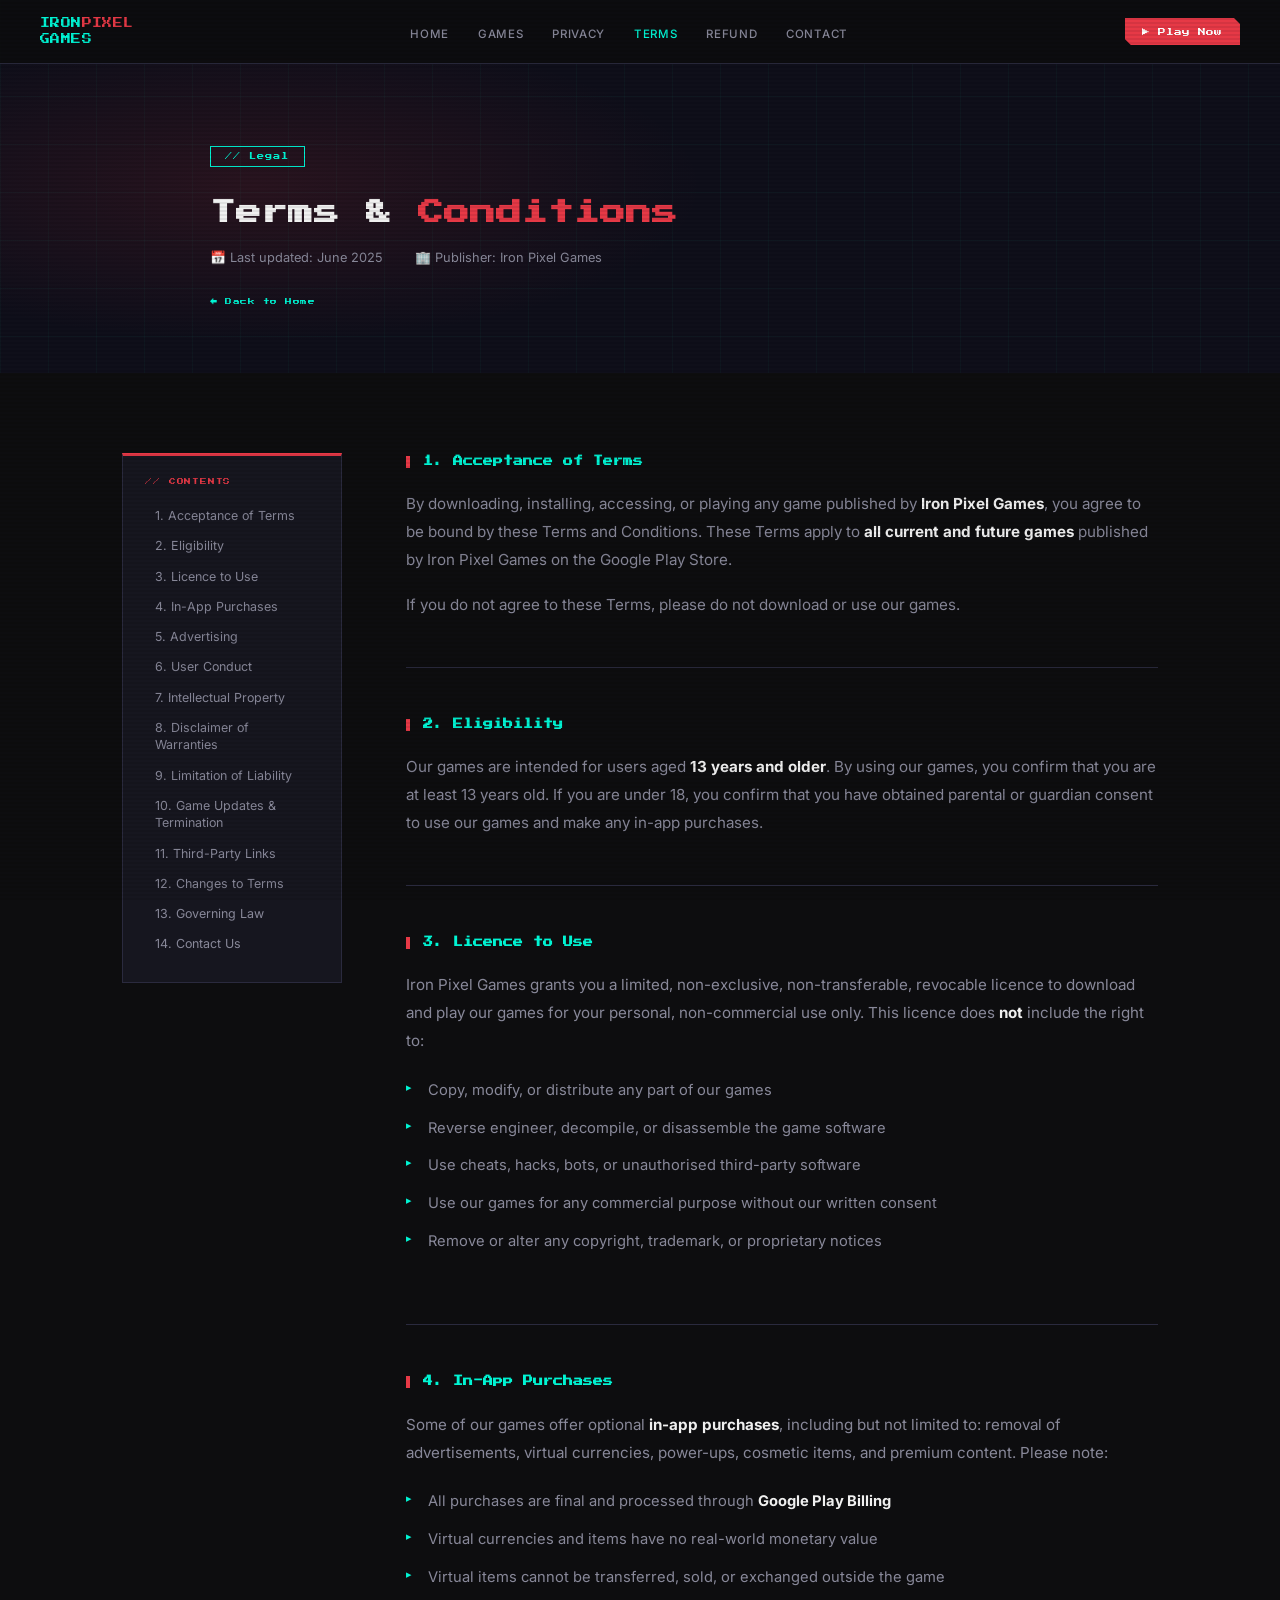
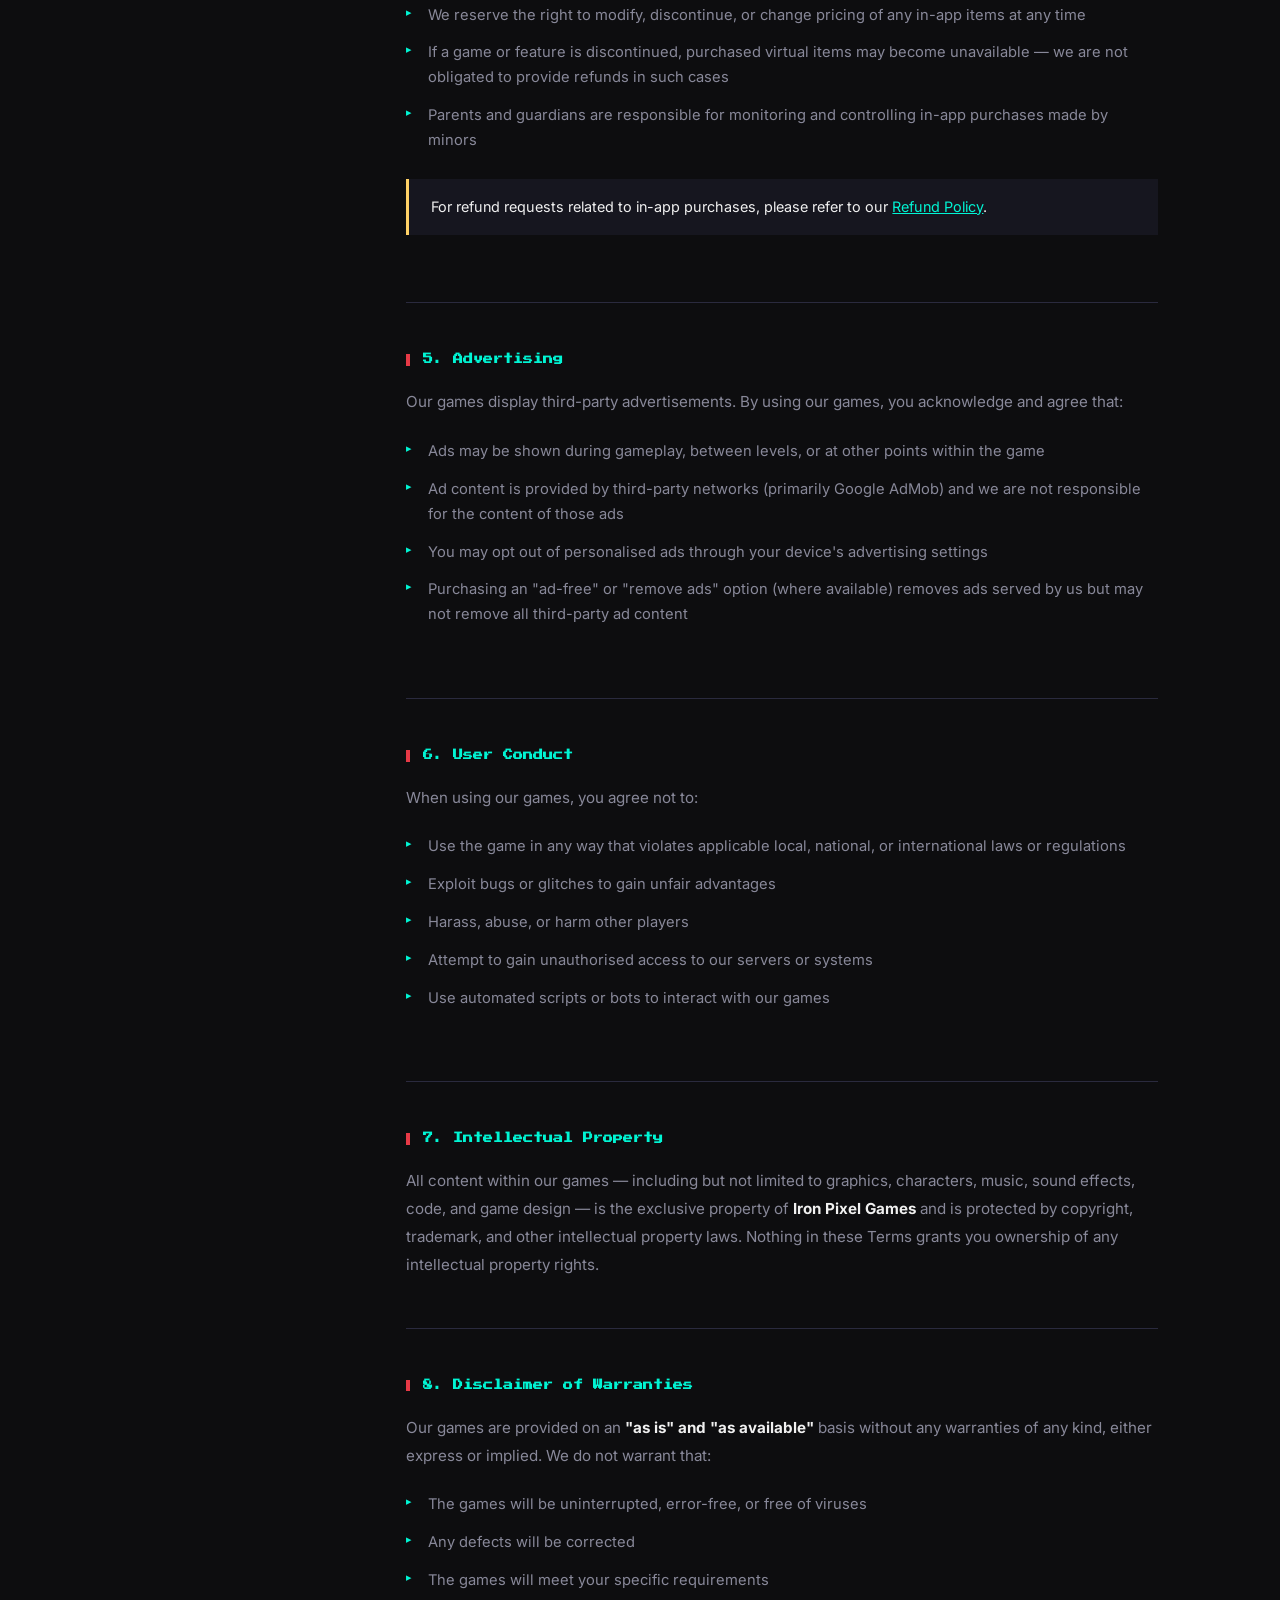
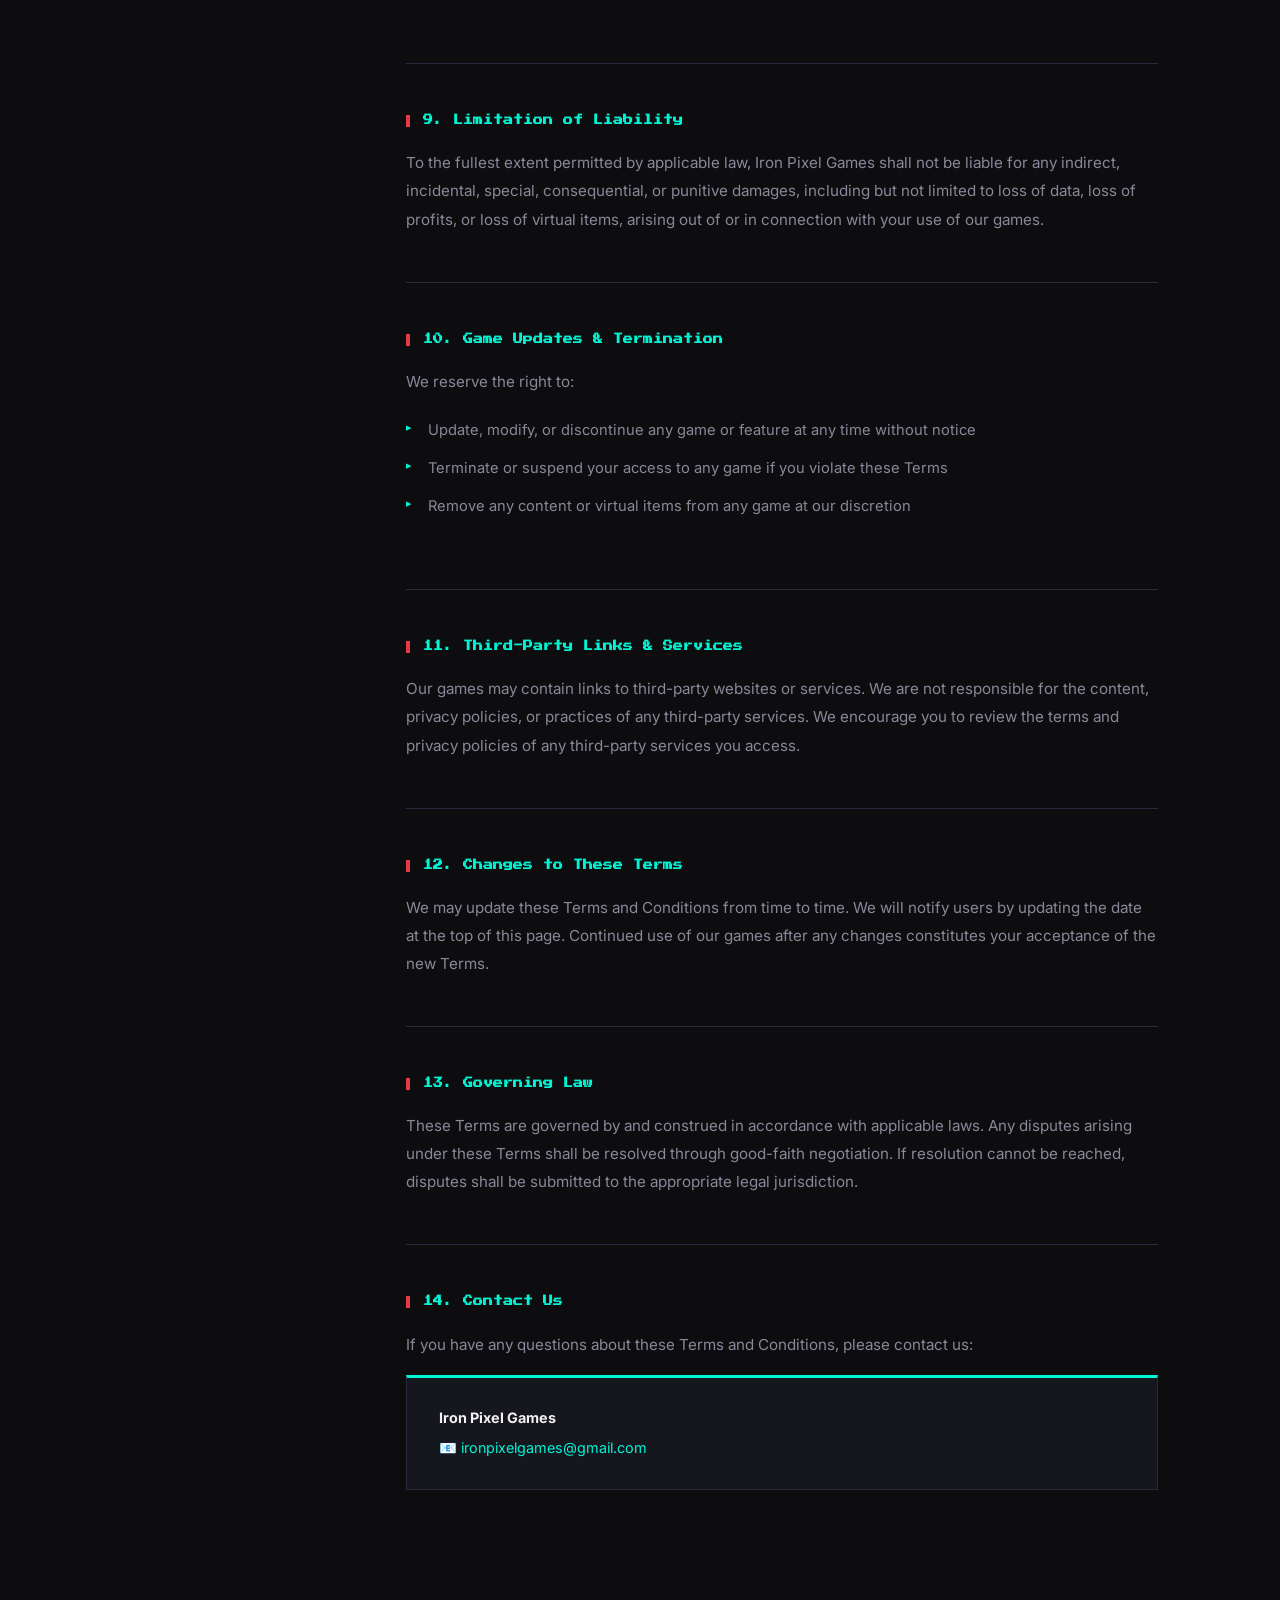
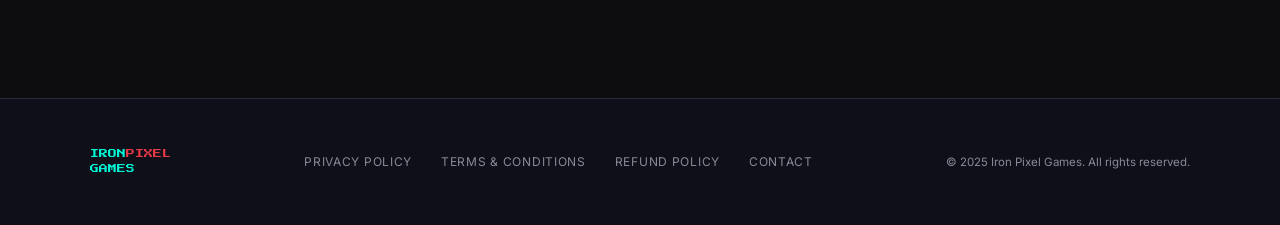
<file: terms.html>
<!DOCTYPE html>
<html lang="en">
<head>
  <meta charset="UTF-8" />
  <meta name="viewport" content="width=device-width, initial-scale=1.0" />
  <title>Terms & Conditions – Iron Pixel Games</title>
  <link rel="preconnect" href="https://fonts.googleapis.com" />
  <link rel="preconnect" href="https://fonts.gstatic.com" crossorigin />
  <link href="https://fonts.googleapis.com/css2?family=Press+Start+2P&family=Inter:wght@300;400;500;600;700&display=swap" rel="stylesheet" />
  <link rel="stylesheet" href="style.css" />
</head>
<body>

<nav>
  <a href="index.html" class="nav-logo">IRON<span>PIXEL</span><br>GAMES</a>
  <ul>
    <li><a href="index.html">Home</a></li>
    <li><a href="index.html#games">Games</a></li>
    <li><a href="privacy-policy.html">Privacy</a></li>
    <li><a href="terms.html" class="active">Terms</a></li>
    <li><a href="refund-policy.html">Refund</a></li>
    <li><a href="index.html#contact">Contact</a></li>
  </ul>
  <a href="https://play.google.com/store" class="nav-cta">▶ Play Now</a>
</nav>

<section class="legal-hero">
  <div class="legal-hero-inner">
    <span class="legal-eyebrow">// Legal</span>
    <h1 class="legal-title">Terms &amp; <span>Conditions</span></h1>
    <div class="legal-meta">
      <span>📅 Last updated: June 2025</span>
      <span>🏢 Publisher: Iron Pixel Games</span>
    </div>
    <a href="index.html" class="back-link">← Back to Home</a>
  </div>
</section>

<div class="legal-layout">

  <aside class="toc">
    <div class="toc-title">// Contents</div>
    <ul>
      <li><a href="#s1">1. Acceptance of Terms</a></li>
      <li><a href="#s2">2. Eligibility</a></li>
      <li><a href="#s3">3. Licence to Use</a></li>
      <li><a href="#s4">4. In-App Purchases</a></li>
      <li><a href="#s5">5. Advertising</a></li>
      <li><a href="#s6">6. User Conduct</a></li>
      <li><a href="#s7">7. Intellectual Property</a></li>
      <li><a href="#s8">8. Disclaimer of Warranties</a></li>
      <li><a href="#s9">9. Limitation of Liability</a></li>
      <li><a href="#s10">10. Game Updates &amp; Termination</a></li>
      <li><a href="#s11">11. Third-Party Links</a></li>
      <li><a href="#s12">12. Changes to Terms</a></li>
      <li><a href="#s13">13. Governing Law</a></li>
      <li><a href="#s14">14. Contact Us</a></li>
    </ul>
  </aside>

  <main class="legal-body" style="padding:0;">

    <div class="legal-section" id="s1">
      <h2>1. Acceptance of Terms</h2>
      <p>By downloading, installing, accessing, or playing any game published by <strong>Iron Pixel Games</strong>, you agree to be bound by these Terms and Conditions. These Terms apply to <strong>all current and future games</strong> published by Iron Pixel Games on the Google Play Store.</p>
      <p>If you do not agree to these Terms, please do not download or use our games.</p>
    </div>

    <div class="legal-section" id="s2">
      <h2>2. Eligibility</h2>
      <p>Our games are intended for users aged <strong>13 years and older</strong>. By using our games, you confirm that you are at least 13 years old. If you are under 18, you confirm that you have obtained parental or guardian consent to use our games and make any in-app purchases.</p>
    </div>

    <div class="legal-section" id="s3">
      <h2>3. Licence to Use</h2>
      <p>Iron Pixel Games grants you a limited, non-exclusive, non-transferable, revocable licence to download and play our games for your personal, non-commercial use only. This licence does <strong>not</strong> include the right to:</p>
      <ul>
        <li>Copy, modify, or distribute any part of our games</li>
        <li>Reverse engineer, decompile, or disassemble the game software</li>
        <li>Use cheats, hacks, bots, or unauthorised third-party software</li>
        <li>Use our games for any commercial purpose without our written consent</li>
        <li>Remove or alter any copyright, trademark, or proprietary notices</li>
      </ul>
    </div>

    <div class="legal-section" id="s4">
      <h2>4. In-App Purchases</h2>
      <p>Some of our games offer optional <strong>in-app purchases</strong>, including but not limited to: removal of advertisements, virtual currencies, power-ups, cosmetic items, and premium content. Please note:</p>
      <ul>
        <li>All purchases are final and processed through <strong>Google Play Billing</strong></li>
        <li>Virtual currencies and items have no real-world monetary value</li>
        <li>Virtual items cannot be transferred, sold, or exchanged outside the game</li>
        <li>We reserve the right to modify, discontinue, or change pricing of any in-app items at any time</li>
        <li>If a game or feature is discontinued, purchased virtual items may become unavailable — we are not obligated to provide refunds in such cases</li>
        <li>Parents and guardians are responsible for monitoring and controlling in-app purchases made by minors</li>
      </ul>
      <div class="legal-highlight">For refund requests related to in-app purchases, please refer to our <a href="refund-policy.html" style="color:var(--teal);">Refund Policy</a>.</div>
    </div>

    <div class="legal-section" id="s5">
      <h2>5. Advertising</h2>
      <p>Our games display third-party advertisements. By using our games, you acknowledge and agree that:</p>
      <ul>
        <li>Ads may be shown during gameplay, between levels, or at other points within the game</li>
        <li>Ad content is provided by third-party networks (primarily Google AdMob) and we are not responsible for the content of those ads</li>
        <li>You may opt out of personalised ads through your device's advertising settings</li>
        <li>Purchasing an "ad-free" or "remove ads" option (where available) removes ads served by us but may not remove all third-party ad content</li>
      </ul>
    </div>

    <div class="legal-section" id="s6">
      <h2>6. User Conduct</h2>
      <p>When using our games, you agree not to:</p>
      <ul>
        <li>Use the game in any way that violates applicable local, national, or international laws or regulations</li>
        <li>Exploit bugs or glitches to gain unfair advantages</li>
        <li>Harass, abuse, or harm other players</li>
        <li>Attempt to gain unauthorised access to our servers or systems</li>
        <li>Use automated scripts or bots to interact with our games</li>
      </ul>
    </div>

    <div class="legal-section" id="s7">
      <h2>7. Intellectual Property</h2>
      <p>All content within our games — including but not limited to graphics, characters, music, sound effects, code, and game design — is the exclusive property of <strong>Iron Pixel Games</strong> and is protected by copyright, trademark, and other intellectual property laws. Nothing in these Terms grants you ownership of any intellectual property rights.</p>
    </div>

    <div class="legal-section" id="s8">
      <h2>8. Disclaimer of Warranties</h2>
      <p>Our games are provided on an <strong>"as is" and "as available"</strong> basis without any warranties of any kind, either express or implied. We do not warrant that:</p>
      <ul>
        <li>The games will be uninterrupted, error-free, or free of viruses</li>
        <li>Any defects will be corrected</li>
        <li>The games will meet your specific requirements</li>
      </ul>
    </div>

    <div class="legal-section" id="s9">
      <h2>9. Limitation of Liability</h2>
      <p>To the fullest extent permitted by applicable law, Iron Pixel Games shall not be liable for any indirect, incidental, special, consequential, or punitive damages, including but not limited to loss of data, loss of profits, or loss of virtual items, arising out of or in connection with your use of our games.</p>
    </div>

    <div class="legal-section" id="s10">
      <h2>10. Game Updates &amp; Termination</h2>
      <p>We reserve the right to:</p>
      <ul>
        <li>Update, modify, or discontinue any game or feature at any time without notice</li>
        <li>Terminate or suspend your access to any game if you violate these Terms</li>
        <li>Remove any content or virtual items from any game at our discretion</li>
      </ul>
    </div>

    <div class="legal-section" id="s11">
      <h2>11. Third-Party Links &amp; Services</h2>
      <p>Our games may contain links to third-party websites or services. We are not responsible for the content, privacy policies, or practices of any third-party services. We encourage you to review the terms and privacy policies of any third-party services you access.</p>
    </div>

    <div class="legal-section" id="s12">
      <h2>12. Changes to These Terms</h2>
      <p>We may update these Terms and Conditions from time to time. We will notify users by updating the date at the top of this page. Continued use of our games after any changes constitutes your acceptance of the new Terms.</p>
    </div>

    <div class="legal-section" id="s13">
      <h2>13. Governing Law</h2>
      <p>These Terms are governed by and construed in accordance with applicable laws. Any disputes arising under these Terms shall be resolved through good-faith negotiation. If resolution cannot be reached, disputes shall be submitted to the appropriate legal jurisdiction.</p>
    </div>

    <div class="legal-section" id="s14">
      <h2>14. Contact Us</h2>
      <p>If you have any questions about these Terms and Conditions, please contact us:</p>
      <div class="legal-contact-box">
        <p><strong>Iron Pixel Games</strong>
        📧 <a href="mailto:ironpixelgames@gmail.com">ironpixelgames@gmail.com</a></p>
      </div>
    </div>

  </main>
</div>

<footer>
  <div class="footer-inner">
    <a href="index.html" class="footer-logo">IRON<span>PIXEL</span><br>GAMES</a>
    <div class="footer-links">
      <a href="privacy-policy.html">Privacy Policy</a>
      <a href="terms.html">Terms &amp; Conditions</a>
      <a href="refund-policy.html">Refund Policy</a>
      <a href="index.html#contact">Contact</a>
    </div>
    <span class="footer-copy">© 2025 Iron Pixel Games. All rights reserved.</span>
  </div>
</footer>

</body>
</html>
</file>
<file: style.css>
*, *::before, *::after { box-sizing: border-box; margin: 0; padding: 0; }

:root {
  --black:     #0d0d0f;
  --deep-navy: #0f0f1a;
  --panel:     #16161f;
  --panel2:    #1c1c2a;
  --red:       #e63946;
  --teal:      #00f5d4;
  --gold:      #ffd166;
  --white:     #f0f0f0;
  --muted:     #888899;
  --border:    #2a2a3e;
  --pixel-font: 'Press Start 2P', monospace;
  --body-font:  'Inter', sans-serif;
}

html { scroll-behavior: smooth; }

body {
  font-family: var(--body-font);
  background: var(--black);
  color: var(--white);
  overflow-x: hidden;
}

body::before {
  content: '';
  position: fixed;
  inset: 0;
  background: repeating-linear-gradient(
    to bottom,
    transparent 0px, transparent 2px,
    rgba(0,0,0,0.07) 2px, rgba(0,0,0,0.07) 4px
  );
  pointer-events: none;
  z-index: 9999;
}

/* NAV */
nav {
  position: fixed;
  top: 0; left: 0; right: 0;
  z-index: 100;
  display: flex;
  align-items: center;
  justify-content: space-between;
  padding: 0 2.5rem;
  height: 64px;
  background: rgba(13,13,15,0.95);
  backdrop-filter: blur(12px);
  border-bottom: 1px solid var(--border);
}

.nav-logo {
  font-family: var(--pixel-font);
  font-size: 0.62rem;
  color: var(--teal);
  text-decoration: none;
  letter-spacing: 0.04em;
  line-height: 1.6;
}
.nav-logo span { color: var(--red); }

nav ul { display: flex; gap: 1.8rem; list-style: none; }
nav ul a {
  font-size: 0.72rem;
  font-weight: 500;
  color: var(--muted);
  text-decoration: none;
  letter-spacing: 0.06em;
  text-transform: uppercase;
  transition: color 0.2s;
}
nav ul a:hover, nav ul a.active { color: var(--teal); }

.nav-cta {
  font-family: var(--pixel-font);
  font-size: 0.48rem;
  padding: 0.6rem 1.1rem;
  background: var(--red);
  color: #fff;
  text-decoration: none;
  clip-path: polygon(0 0, calc(100% - 6px) 0, 100% 6px, 100% 100%, 6px 100%, 0 calc(100% - 6px));
  transition: background 0.2s, transform 0.1s;
}
.nav-cta:hover { background: #ff4d5a; transform: translateY(-1px); }

/* FOOTER */
footer {
  background: var(--deep-navy);
  border-top: 1px solid var(--border);
  padding: 3rem 2.5rem;
}
.footer-inner {
  max-width: 1100px;
  margin: 0 auto;
  display: flex;
  align-items: center;
  justify-content: space-between;
  flex-wrap: wrap;
  gap: 1.5rem;
}
.footer-logo {
  font-family: var(--pixel-font);
  font-size: 0.55rem;
  color: var(--teal);
  text-decoration: none;
  line-height: 1.7;
}
.footer-logo span { color: var(--red); }
.footer-links { display: flex; gap: 1.8rem; flex-wrap: wrap; }
.footer-links a {
  font-size: 0.75rem;
  color: var(--muted);
  text-decoration: none;
  letter-spacing: 0.06em;
  text-transform: uppercase;
  transition: color 0.2s;
}
.footer-links a:hover { color: var(--teal); }
.footer-copy { font-size: 0.72rem; color: var(--muted); }

/* LEGAL PAGE SHARED */
.legal-hero {
  padding: 9rem 2rem 4rem;
  background: var(--deep-navy);
  position: relative;
  overflow: hidden;
}
.legal-hero::before {
  content: '';
  position: absolute;
  inset: 0;
  background-image:
    linear-gradient(rgba(0,245,212,0.03) 1px, transparent 1px),
    linear-gradient(90deg, rgba(0,245,212,0.03) 1px, transparent 1px);
  background-size: 48px 48px;
}
.legal-hero::after {
  content: '';
  position: absolute;
  inset: 0;
  background: radial-gradient(ellipse 50% 60% at 20% 50%, rgba(230,57,70,0.12) 0%, transparent 70%);
}
.legal-hero-inner {
  max-width: 860px;
  margin: 0 auto;
  position: relative;
  z-index: 2;
}
.legal-eyebrow {
  display: inline-block;
  font-family: var(--pixel-font);
  font-size: 0.45rem;
  color: var(--teal);
  letter-spacing: 0.14em;
  border: 1px solid var(--teal);
  padding: 0.35rem 0.9rem;
  margin-bottom: 1.5rem;
}
.legal-title {
  font-family: var(--pixel-font);
  font-size: clamp(0.9rem, 3vw, 1.6rem);
  color: var(--white);
  line-height: 1.7;
  margin-bottom: 1rem;
}
.legal-title span { color: var(--red); }
.legal-meta {
  font-size: 0.8rem;
  color: var(--muted);
  display: flex;
  gap: 2rem;
  flex-wrap: wrap;
  margin-bottom: 1.5rem;
}
.legal-meta span { display: flex; align-items: center; gap: 0.4rem; }
.back-link {
  font-family: var(--pixel-font);
  font-size: 0.42rem;
  color: var(--teal);
  text-decoration: none;
  letter-spacing: 0.08em;
  transition: color 0.2s;
}
.back-link:hover { color: var(--white); }

/* LEGAL BODY */
.legal-body {
  max-width: 860px;
  margin: 0 auto;
  padding: 5rem 2rem 7rem;
}
.legal-section {
  margin-bottom: 3rem;
  padding-bottom: 3rem;
  border-bottom: 1px solid var(--border);
}
.legal-section:last-child { border-bottom: none; }

.legal-section h2 {
  font-family: var(--pixel-font);
  font-size: 0.62rem;
  color: var(--teal);
  line-height: 1.8;
  margin-bottom: 1.2rem;
  display: flex;
  align-items: center;
  gap: 0.8rem;
}
.legal-section h2::before {
  content: '';
  display: inline-block;
  width: 4px;
  height: 1.2em;
  background: var(--red);
  flex-shrink: 0;
}

.legal-section p {
  font-size: 0.95rem;
  color: var(--muted);
  line-height: 1.85;
  margin-bottom: 1rem;
}
.legal-section p strong { color: var(--white); }
.legal-section p:last-child { margin-bottom: 0; }

.legal-section ul, .legal-section ol {
  padding-left: 0;
  list-style: none;
  margin: 0.8rem 0 1rem;
}
.legal-section ul li, .legal-section ol li {
  font-size: 0.92rem;
  color: var(--muted);
  padding: 0.4rem 0 0.4rem 1.4rem;
  position: relative;
  line-height: 1.7;
}
.legal-section ul li::before {
  content: '▸';
  position: absolute;
  left: 0;
  color: var(--teal);
  font-size: 0.7rem;
}
.legal-section ol { counter-reset: steps; }
.legal-section ol li { counter-increment: steps; }
.legal-section ol li::before {
  content: counter(steps) '.';
  position: absolute;
  left: 0;
  color: var(--gold);
  font-size: 0.8rem;
  font-weight: 700;
}
.legal-section ul li strong, .legal-section ol li strong { color: var(--white); }

.legal-highlight {
  background: var(--panel);
  border-left: 3px solid var(--gold);
  padding: 1rem 1.4rem;
  margin: 1.2rem 0;
  font-size: 0.9rem;
  color: var(--white);
  line-height: 1.7;
}
.legal-highlight.warn { border-left-color: var(--red); }
.legal-highlight.info { border-left-color: var(--teal); }

.legal-contact-box {
  background: var(--panel);
  border: 1px solid var(--border);
  border-top: 3px solid var(--teal);
  padding: 1.8rem 2rem;
  margin-top: 1rem;
}
.legal-contact-box p {
  margin: 0;
  font-size: 0.9rem;
  color: var(--muted);
  line-height: 1.7;
}
.legal-contact-box strong { color: var(--white); display: block; margin-bottom: 0.3rem; }
.legal-contact-box a { color: var(--teal); text-decoration: none; }
.legal-contact-box a:hover { color: var(--white); }

/* TOC sidebar style — rendered inline on mobile */
.legal-layout {
  display: grid;
  grid-template-columns: 220px 1fr;
  gap: 4rem;
  max-width: 1100px;
  margin: 0 auto;
  padding: 5rem 2rem 7rem;
  align-items: start;
}
.toc {
  position: sticky;
  top: 80px;
  background: var(--panel);
  border: 1px solid var(--border);
  border-top: 3px solid var(--red);
  padding: 1.4rem;
}
.toc-title {
  font-family: var(--pixel-font);
  font-size: 0.42rem;
  color: var(--red);
  letter-spacing: 0.12em;
  text-transform: uppercase;
  margin-bottom: 1rem;
}
.toc ul { list-style: none; }
.toc ul li { margin-bottom: 0.1rem; }
.toc ul a {
  font-size: 0.78rem;
  color: var(--muted);
  text-decoration: none;
  display: block;
  padding: 0.35rem 0.5rem;
  border-left: 2px solid transparent;
  transition: color 0.2s, border-color 0.2s;
  line-height: 1.4;
}
.toc ul a:hover {
  color: var(--teal);
  border-left-color: var(--teal);
}

/* Buttons */
.btn-primary {
  font-family: var(--pixel-font);
  font-size: 0.48rem;
  padding: 0.9rem 1.8rem;
  background: var(--red);
  color: #fff;
  text-decoration: none;
  clip-path: polygon(0 0, calc(100% - 8px) 0, 100% 8px, 100% 100%, 8px 100%, 0 calc(100% - 8px));
  display: inline-block;
  transition: background 0.2s, transform 0.15s, box-shadow 0.2s;
}
.btn-primary:hover {
  background: #ff4d5a;
  transform: translateY(-2px);
  box-shadow: 0 8px 24px rgba(230,57,70,0.35);
}

/* SECTION shared */
.section-label {
  font-family: var(--pixel-font);
  font-size: 0.42rem;
  color: var(--red);
  letter-spacing: 0.18em;
  text-transform: uppercase;
  margin-bottom: 0.8rem;
}
.section-title {
  font-family: var(--pixel-font);
  font-size: clamp(0.8rem, 2.5vw, 1.3rem);
  line-height: 1.8;
  color: var(--white);
  margin-bottom: 2rem;
}

@media (max-width: 768px) {
  nav ul { display: none; }
  .legal-layout { grid-template-columns: 1fr; }
  .toc { position: static; }
  .footer-inner { flex-direction: column; align-items: flex-start; }
  .legal-meta { gap: 1rem; }
}
</file>
